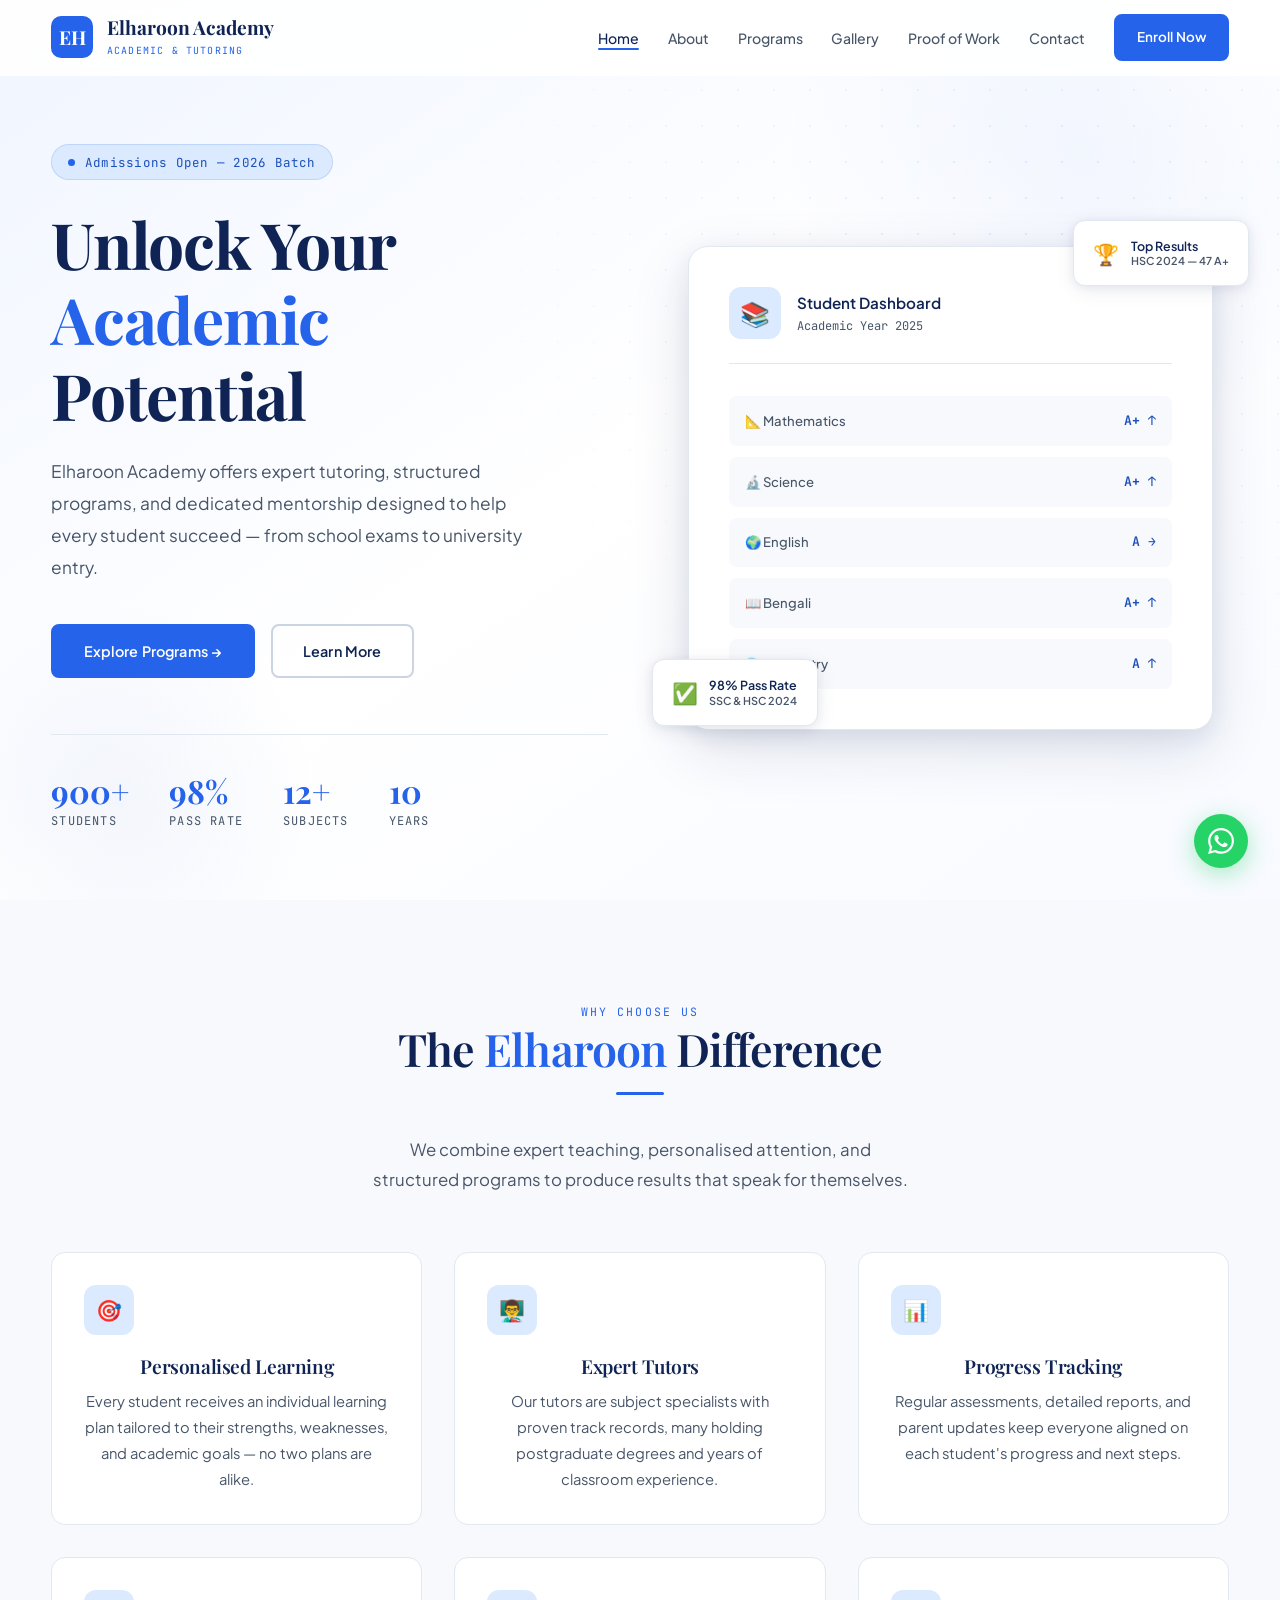
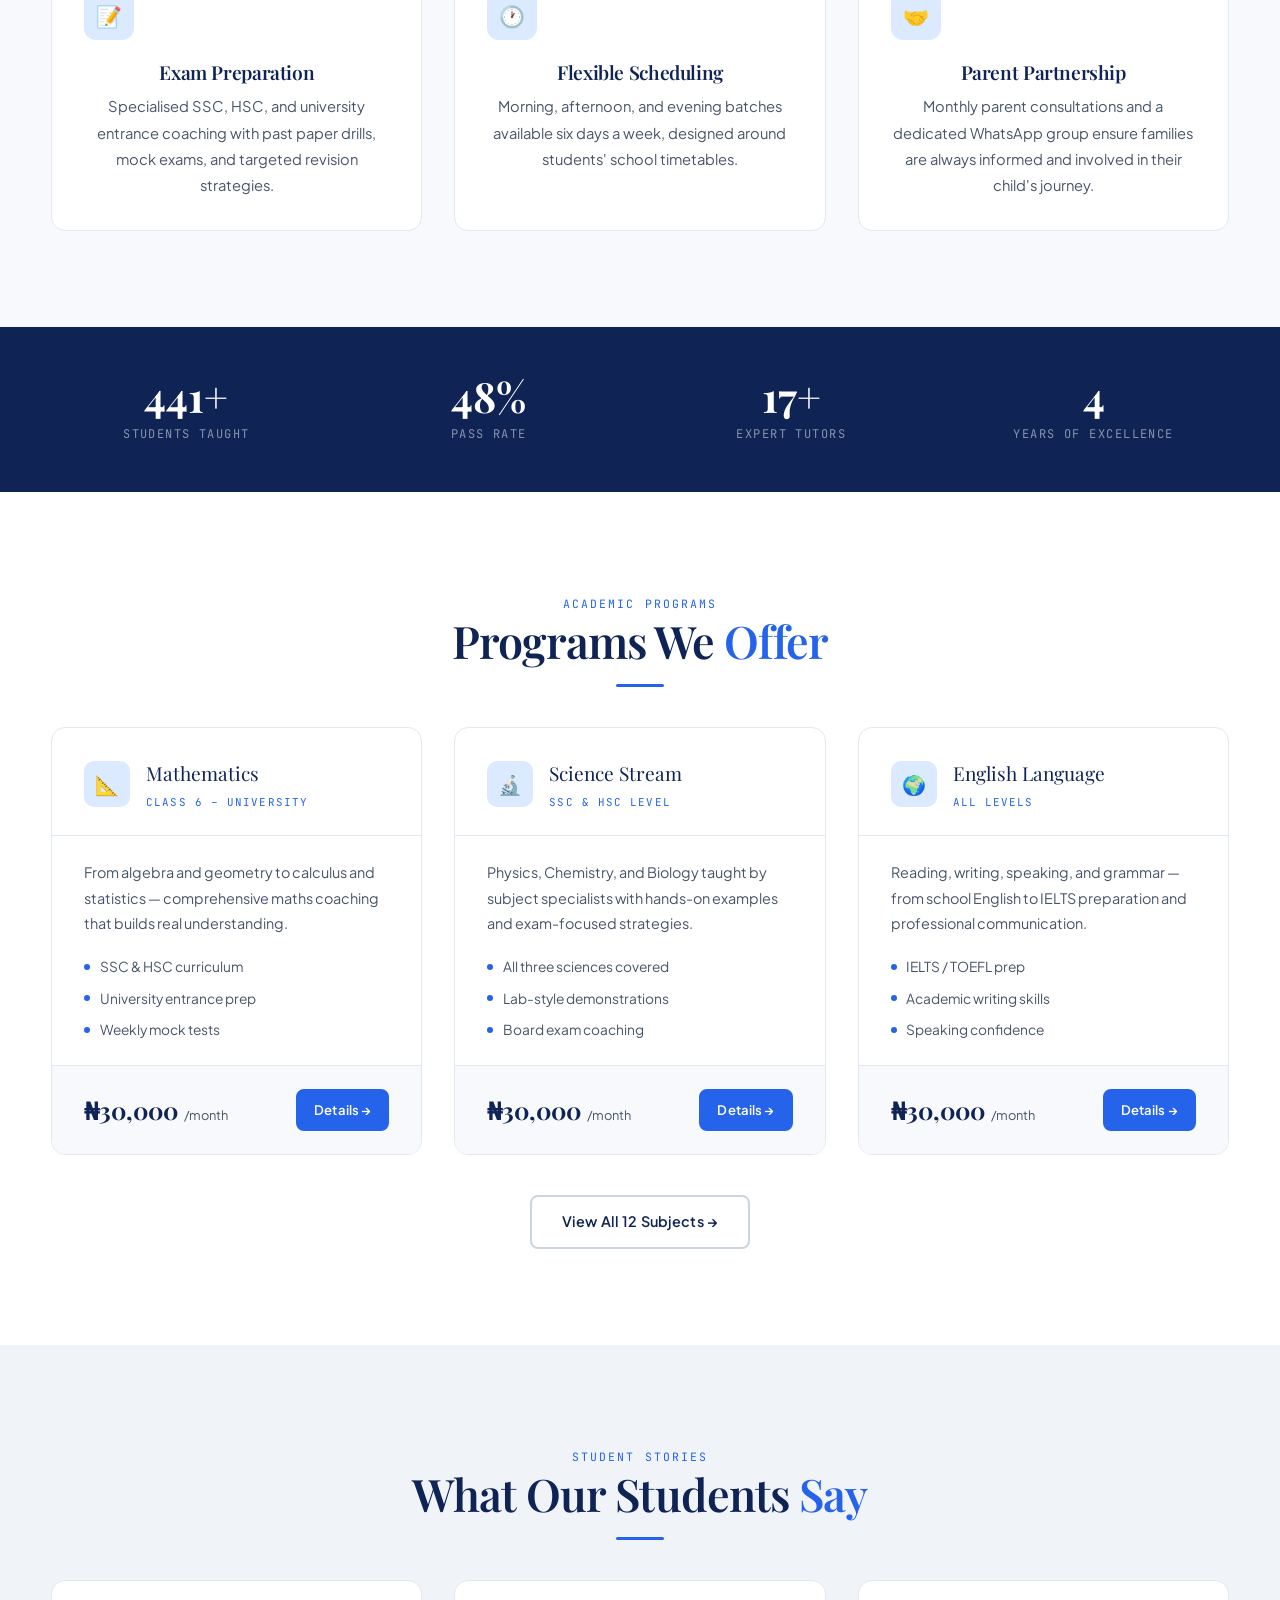
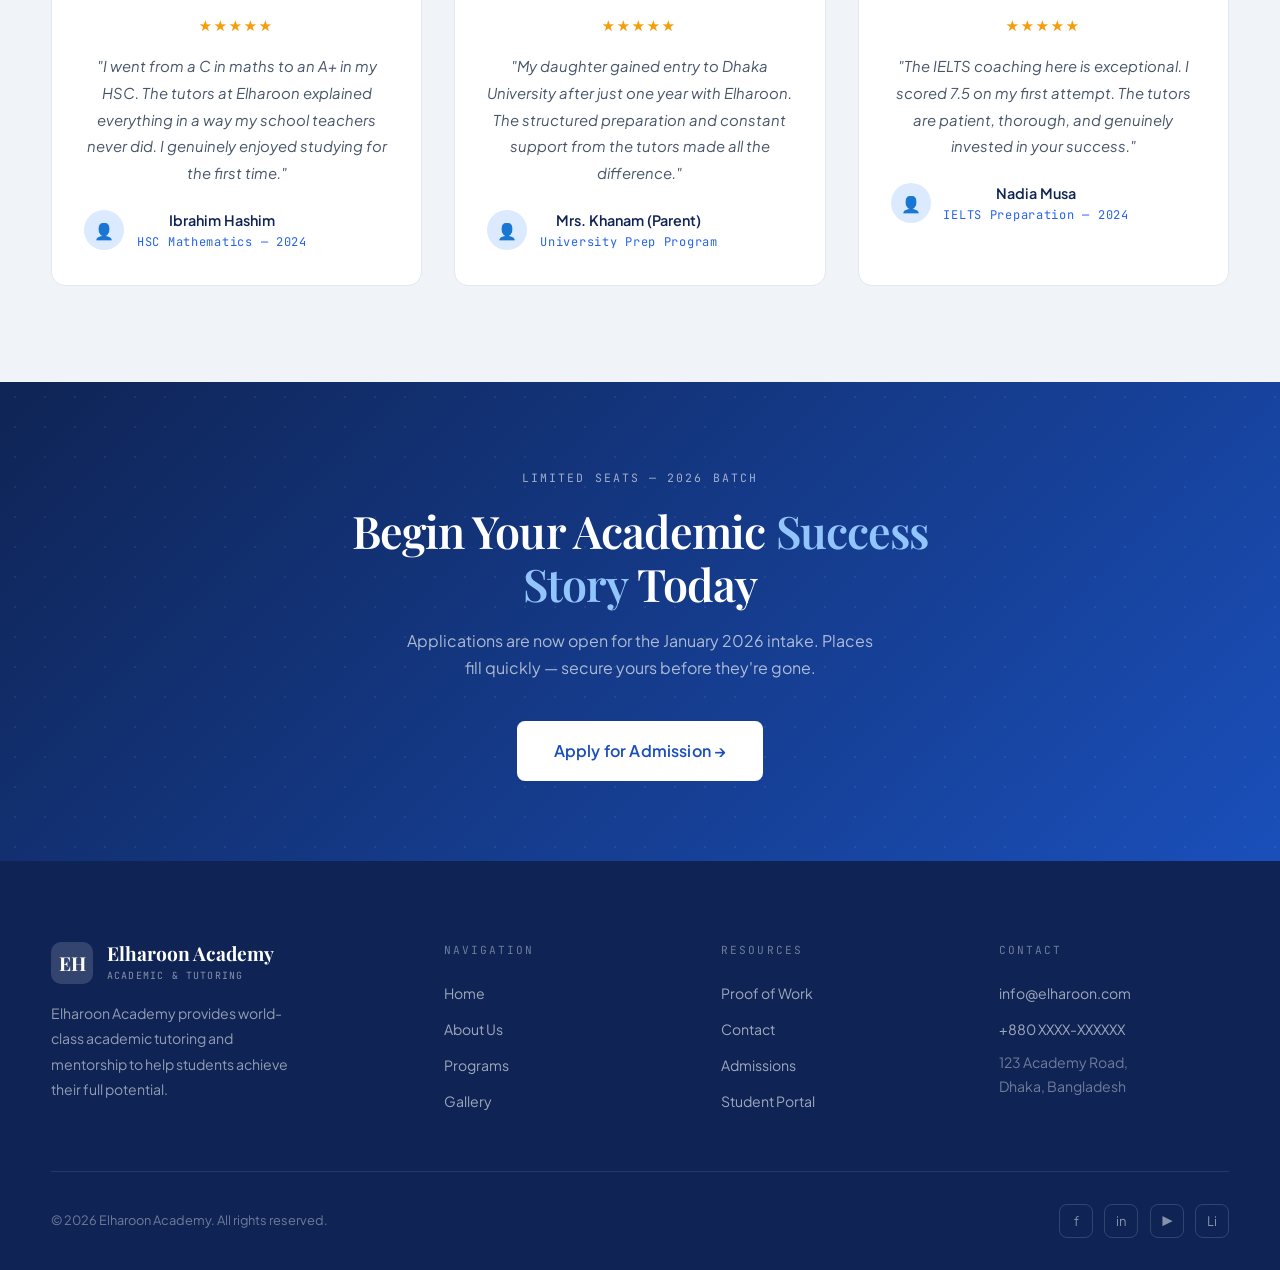
<file: index.html>
<!DOCTYPE html>
<html lang="en">
<head>
  <meta charset="UTF-8" /><meta name="viewport" content="width=device-width, initial-scale=1.0" />
  <title>Elharoon Academy — Excellence in Academic Tutoring</title>
  <meta name="description" content="Elharoon Academy — World-class academic tutoring and mentorship in Dhaka, Bangladesh." />
  <link rel="stylesheet" href="css/style.css" />
</head>
<body>

<nav class="nav">
  <div class="nav__inner">
    <a href="index.html" class="nav__logo">
      <div class="nav__logo-icon">EH</div>
      <div><span class="nav__logo-name">Elharoon Academy</span><span class="nav__logo-tag">Academic &amp; Tutoring</span></div>
    </a>
    <ul class="nav__links">
      <li><a href="index.html" class="nav__link">Home</a></li>
      <li><a href="about.html" class="nav__link">About</a></li>
      <li><a href="programs.html" class="nav__link">Programs</a></li>
      <li><a href="gallery.html" class="nav__link">Gallery</a></li>
      <li><a href="proof.html" class="nav__link">Proof of Work</a></li>
      <li><a href="contact.html" class="nav__link">Contact</a></li>
      <li><a href="contact.html" class="btn btn-primary nav__cta">Enroll Now</a></li>
    </ul>
    <button class="nav__toggle"><span></span><span></span><span></span></button>
  </div>
</nav>

<!-- HERO -->
<section class="hero">
  <div class="hero__shapes">
    <div class="hero__circle hero__circle--1"></div>
    <div class="hero__circle hero__circle--2"></div>
    <div class="hero__dots"></div>
  </div>
  <div class="container">
    <div class="hero__inner">
      <div>
        <div class="hero__badge">Admissions Open — 2026 Batch</div>
        <h1 class="hero__title">Unlock Your<br><span>Academic</span><br>Potential</h1>
        <p class="hero__desc">Elharoon Academy offers expert tutoring, structured programs, and dedicated mentorship designed to help every student succeed — from school exams to university entry.</p>
        <div class="hero__actions">
          <a href="programs.html" class="btn btn-primary">Explore Programs →</a>
          <a href="about.html" class="btn btn-outline">Learn More</a>
        </div>
        <div class="hero__stats">
          <div><div class="hero__stat-n" data-target="900" data-suffix="+">0</div><div class="hero__stat-l">Students</div></div>
          <div><div class="hero__stat-n" data-target="98" data-suffix="%">0</div><div class="hero__stat-l">Pass Rate</div></div>
          <div><div class="hero__stat-n" data-target="12" data-suffix="+">0</div><div class="hero__stat-l">Subjects</div></div>
          <div><div class="hero__stat-n" data-target="10" data-suffix="">0</div><div class="hero__stat-l">Years</div></div>
        </div>
      </div>
      <!-- Hero visual card -->
      <div class="hero__visual">
        <div class="hero__card-stack">
          <div class="hero__float-badge hero__float-badge--1">
            <div class="hero__float-icon">🏆</div>
            <div class="hero__float-text">Top Results<span class="hero__float-sub">HSC 2024 — 47 A+</span></div>
          </div>
          <div class="hero__main-card">
            <div class="hero__main-card-header">
              <div class="hero__avatar">📚</div>
              <div>
                <div style="font-weight:600;font-size:.95rem;color:var(--navy)">Student Dashboard</div>
                <div style="font-size:.75rem;color:var(--slate);font-family:var(--font-mono)">Academic Year 2025</div>
              </div>
            </div>
            <div class="hero__mini-stat"><span class="hero__mini-label">📐 Mathematics</span><span class="hero__mini-val">A+  ↑</span></div>
            <div class="hero__mini-stat"><span class="hero__mini-label">🔬 Science</span><span class="hero__mini-val">A+  ↑</span></div>
            <div class="hero__mini-stat"><span class="hero__mini-label">🌍 English</span><span class="hero__mini-val">A    →</span></div>
            <div class="hero__mini-stat"><span class="hero__mini-label">📖 Bengali</span><span class="hero__mini-val">A+  ↑</span></div>
            <div class="hero__mini-stat"><span class="hero__mini-label">⚗️ Chemistry</span><span class="hero__mini-val">A    ↑</span></div>
          </div>
          <div class="hero__float-badge hero__float-badge--2">
            <div class="hero__float-icon">✅</div>
            <div class="hero__float-text">98% Pass Rate<span class="hero__float-sub">SSC &amp; HSC 2024</span></div>
          </div>
        </div>
      </div>
    </div>
  </div>
</section>

<!-- WHY ELHAROON -->
<section class="section section--bg">
  <div class="container text-center">
    <p class="eyebrow">Why Choose Us</p>
    <h2 class="section-title">The <span class="text-blue">Elharoon</span> Difference</h2>
    <div class="rule"></div>
    <p class="section-sub">We combine expert teaching, personalised attention, and structured programs to produce results that speak for themselves.</p>
    <div class="grid-3">
      <div class="card reveal">
        <div class="card__icon">🎯</div>
        <h3 class="card__title">Personalised Learning</h3>
        <p class="card__text">Every student receives an individual learning plan tailored to their strengths, weaknesses, and academic goals — no two plans are alike.</p>
      </div>
      <div class="card reveal">
        <div class="card__icon">👨‍🏫</div>
        <h3 class="card__title">Expert Tutors</h3>
        <p class="card__text">Our tutors are subject specialists with proven track records, many holding postgraduate degrees and years of classroom experience.</p>
      </div>
      <div class="card reveal">
        <div class="card__icon">📊</div>
        <h3 class="card__title">Progress Tracking</h3>
        <p class="card__text">Regular assessments, detailed reports, and parent updates keep everyone aligned on each student's progress and next steps.</p>
      </div>
      <div class="card reveal">
        <div class="card__icon">📝</div>
        <h3 class="card__title">Exam Preparation</h3>
        <p class="card__text">Specialised SSC, HSC, and university entrance coaching with past paper drills, mock exams, and targeted revision strategies.</p>
      </div>
      <div class="card reveal">
        <div class="card__icon">🕐</div>
        <h3 class="card__title">Flexible Scheduling</h3>
        <p class="card__text">Morning, afternoon, and evening batches available six days a week, designed around students' school timetables.</p>
      </div>
      <div class="card reveal">
        <div class="card__icon">🤝</div>
        <h3 class="card__title">Parent Partnership</h3>
        <p class="card__text">Monthly parent consultations and a dedicated WhatsApp group ensure families are always informed and involved in their child's journey.</p>
      </div>
    </div>
  </div>
</section>

<!-- STATS STRIP -->
<div class="stats-strip">
  <div class="container">
    <div class="stats-strip__inner">
      <div><div class="stat__n" data-target="900" data-suffix="+">0</div><div class="stat__l">Students Taught</div></div>
      <div><div class="stat__n" data-target="98" data-suffix="%">0</div><div class="stat__l">Pass Rate</div></div>
      <div><div class="stat__n" data-target="35" data-suffix="+">0</div><div class="stat__l">Expert Tutors</div></div>
      <div><div class="stat__n" data-target="10" data-suffix="">0</div><div class="stat__l">Years of Excellence</div></div>
    </div>
  </div>
</div>

<!-- FEATURED PROGRAMS -->
<section class="section">
  <div class="container">
    <div class="text-center">
      <p class="eyebrow">Academic Programs</p>
      <h2 class="section-title">Programs We <span class="text-blue">Offer</span></h2>
      <div class="rule"></div>
    </div>
    <div class="grid-3" style="margin-top:1rem">
      <div class="prog-card reveal">
        <div class="prog-card__top"><div class="prog-card__ico">📐</div><div><div class="prog-card__name">Mathematics</div><div class="prog-card__lvl">Class 6 – University</div></div></div>
        <div class="prog-card__body"><p class="prog-card__desc">From algebra and geometry to calculus and statistics — comprehensive maths coaching that builds real understanding.</p><div class="prog-card__feat"><div class="prog-card__feat-item">SSC &amp; HSC curriculum</div><div class="prog-card__feat-item">University entrance prep</div><div class="prog-card__feat-item">Weekly mock tests</div></div></div>
        <div class="prog-card__foot"><div class="prog-card__price">₦30,000 <span>/month</span></div><a href="programs.html" class="btn btn-primary" style="padding:.5rem 1rem;font-size:.82rem">Details →</a></div>
      </div>
      <div class="prog-card reveal">
        <div class="prog-card__top"><div class="prog-card__ico">🔬</div><div><div class="prog-card__name">Science Stream</div><div class="prog-card__lvl">SSC &amp; HSC Level</div></div></div>
        <div class="prog-card__body"><p class="prog-card__desc">Physics, Chemistry, and Biology taught by subject specialists with hands-on examples and exam-focused strategies.</p><div class="prog-card__feat"><div class="prog-card__feat-item">All three sciences covered</div><div class="prog-card__feat-item">Lab-style demonstrations</div><div class="prog-card__feat-item">Board exam coaching</div></div></div>
        <div class="prog-card__foot"><div class="prog-card__price">₦30,000 <span>/month</span></div><a href="programs.html" class="btn btn-primary" style="padding:.5rem 1rem;font-size:.82rem">Details →</a></div>
      </div>
      <div class="prog-card reveal">
        <div class="prog-card__top"><div class="prog-card__ico">🌍</div><div><div class="prog-card__name">English Language</div><div class="prog-card__lvl">All Levels</div></div></div>
        <div class="prog-card__body"><p class="prog-card__desc">Reading, writing, speaking, and grammar — from school English to IELTS preparation and professional communication.</p><div class="prog-card__feat"><div class="prog-card__feat-item">IELTS / TOEFL prep</div><div class="prog-card__feat-item">Academic writing skills</div><div class="prog-card__feat-item">Speaking confidence</div></div></div>
        <div class="prog-card__foot"><div class="prog-card__price">₦30,000 <span>/month</span></div><a href="programs.html" class="btn btn-primary" style="padding:.5rem 1rem;font-size:.82rem">Details →</a></div>
      </div>
    </div>
    <div class="text-center" style="margin-top:2.5rem">
      <a href="programs.html" class="btn btn-outline">View All 12 Subjects →</a>
    </div>
  </div>
</section>

<!-- TESTIMONIALS -->
<section class="section section--bg2">
  <div class="container text-center">
    <p class="eyebrow">Student Stories</p>
    <h2 class="section-title">What Our Students <span class="text-blue">Say</span></h2>
    <div class="rule"></div>
    <div class="grid-3" style="margin-top:1rem">
      <div class="testi-card reveal">
        <div class="testi-stars">★★★★★</div>
        <p class="testi-text">"I went from a C in maths to an A+ in my HSC. The tutors at Elharoon explained everything in a way my school teachers never did. I genuinely enjoyed studying for the first time."</p>
        <div class="testi-author"><div class="testi-avatar">👤</div><div><div class="testi-name">Ibrahim Hashim</div><div class="testi-prog">HSC Mathematics — 2024</div></div></div>
      </div>
      <div class="testi-card reveal">
        <div class="testi-stars">★★★★★</div>
        <p class="testi-text">"My daughter gained entry to Dhaka University after just one year with Elharoon. The structured preparation and constant support from the tutors made all the difference."</p>
        <div class="testi-author"><div class="testi-avatar">👤</div><div><div class="testi-name">Mrs. Khanam (Parent)</div><div class="testi-prog">University Prep Program</div></div></div>
      </div>
      <div class="testi-card reveal">
        <div class="testi-stars">★★★★★</div>
        <p class="testi-text">"The IELTS coaching here is exceptional. I scored 7.5 on my first attempt. The tutors are patient, thorough, and genuinely invested in your success."</p>
        <div class="testi-author"><div class="testi-avatar">👤</div><div><div class="testi-name">Nadia Musa</div><div class="testi-prog">IELTS Preparation — 2024</div></div></div>
      </div>
    </div>
  </div>
</section>

<!-- CTA BANNER -->
<section class="cta-banner">
  <div class="cta-banner__inner container">
    <p class="eyebrow" style="color:rgba(255,255,255,.6)">Limited Seats — 2026 Batch</p>
    <h2 class="section-title" style="color:#fff;max-width:580px;margin:1rem auto">Begin Your Academic <span style="color:#93c5fd">Success Story</span> Today</h2>
    <p style="color:rgba(255,255,255,.65);max-width:480px;margin:0 auto 2.5rem;font-size:1rem">Applications are now open for the January 2026 intake. Places fill quickly — secure yours before they're gone.</p>
    <a href="contact.html" class="btn btn-white" style="font-size:1rem;padding:.9rem 2.2rem">Apply for Admission →</a>
  </div>
</section>

<footer class="footer">
  <div class="container">
    <div class="footer__grid">
      <div>
        <a href="index.html" class="nav__logo" style="color:#fff"><div class="nav__logo-icon" style="background:rgba(255,255,255,.15)">EH</div><div><span class="nav__logo-name" style="color:#fff">Elharoon Academy</span><span class="nav__logo-tag" style="color:rgba(255,255,255,.5)">Academic &amp; Tutoring</span></div></a>
        <p class="footer__desc">Elharoon Academy provides world-class academic tutoring and mentorship to help students achieve their full potential.</p>
      </div>
      <div><p class="footer__head">Navigation</p><ul class="footer__links"><li><a href="index.html">Home</a></li><li><a href="about.html">About Us</a></li><li><a href="programs.html">Programs</a></li><li><a href="gallery.html">Gallery</a></li></ul></div>
      <div><p class="footer__head">Resources</p><ul class="footer__links"><li><a href="proof.html">Proof of Work</a></li><li><a href="contact.html">Contact</a></li><li><a href="contact.html">Admissions</a></li><li><a href="#">Student Portal</a></li></ul></div>
      <div><p class="footer__head">Contact</p><ul class="footer__links"><li><a href="mailto:info@elharoon.com">info@elharoon.com</a></li><li><a href="tel:+880XXXXXXXX">+880 XXXX-XXXXXX</a></li><li style="color:rgba(255,255,255,.4);font-size:.88rem">123 Academy Road,<br>Dhaka, Bangladesh</li></ul></div>
    </div>
    <div class="footer__bottom"><span>&copy; 2026 Elharoon Academy. All rights reserved.</span><div class="footer__social"><a href="#" class="footer__social-a">f</a><a href="#" class="footer__social-a">in</a><a href="#" class="footer__social-a">&#9654;</a><a href="#" class="footer__social-a">Li</a></div></div>
  </div>
</footer>
<a href="https://wa.me/880XXXXXXXX" class="wa-btn" target="_blank"><svg viewBox="0 0 24 24"><path d="M17.472 14.382c-.297-.149-1.758-.867-2.03-.967-.273-.099-.471-.148-.67.15-.197.297-.767.966-.94 1.164-.173.199-.347.223-.644.075-.297-.15-1.255-.463-2.39-1.475-.883-.788-1.48-1.761-1.653-2.059-.173-.297-.018-.458.13-.606.134-.133.298-.347.446-.52.149-.174.198-.298.298-.497.099-.198.05-.371-.025-.52-.075-.149-.669-1.612-.916-2.207-.242-.579-.487-.5-.669-.51-.173-.008-.371-.01-.57-.01-.198 0-.52.074-.792.372-.272.297-1.04 1.016-1.04 2.479 0 1.462 1.065 2.875 1.213 3.074.149.198 2.096 3.2 5.077 4.487.709.306 1.262.489 1.694.625.712.227 1.36.195 1.871.118.571-.085 1.758-.719 2.006-1.413.248-.694.248-1.289.173-1.413-.074-.124-.272-.198-.57-.347m-5.421 7.403h-.004a9.87 9.87 0 01-5.031-1.378l-.361-.214-3.741.982.998-3.648-.235-.374a9.86 9.86 0 01-1.51-5.26c.001-5.45 4.436-9.884 9.888-9.884 2.64 0 5.122 1.03 6.988 2.898a9.825 9.825 0 012.893 6.994c-.003 5.45-4.437 9.884-9.885 9.884m8.413-18.297A11.815 11.815 0 0012.05 0C5.495 0 .16 5.335.157 11.892c0 2.096.547 4.142 1.588 5.945L.057 24l6.305-1.654a11.882 11.882 0 005.683 1.448h.005c6.554 0 11.89-5.335 11.893-11.893a11.821 11.821 0 00-3.48-8.413Z"/></svg></a>
<script src="js/main.js"></script>
</body>
</html>
</file>
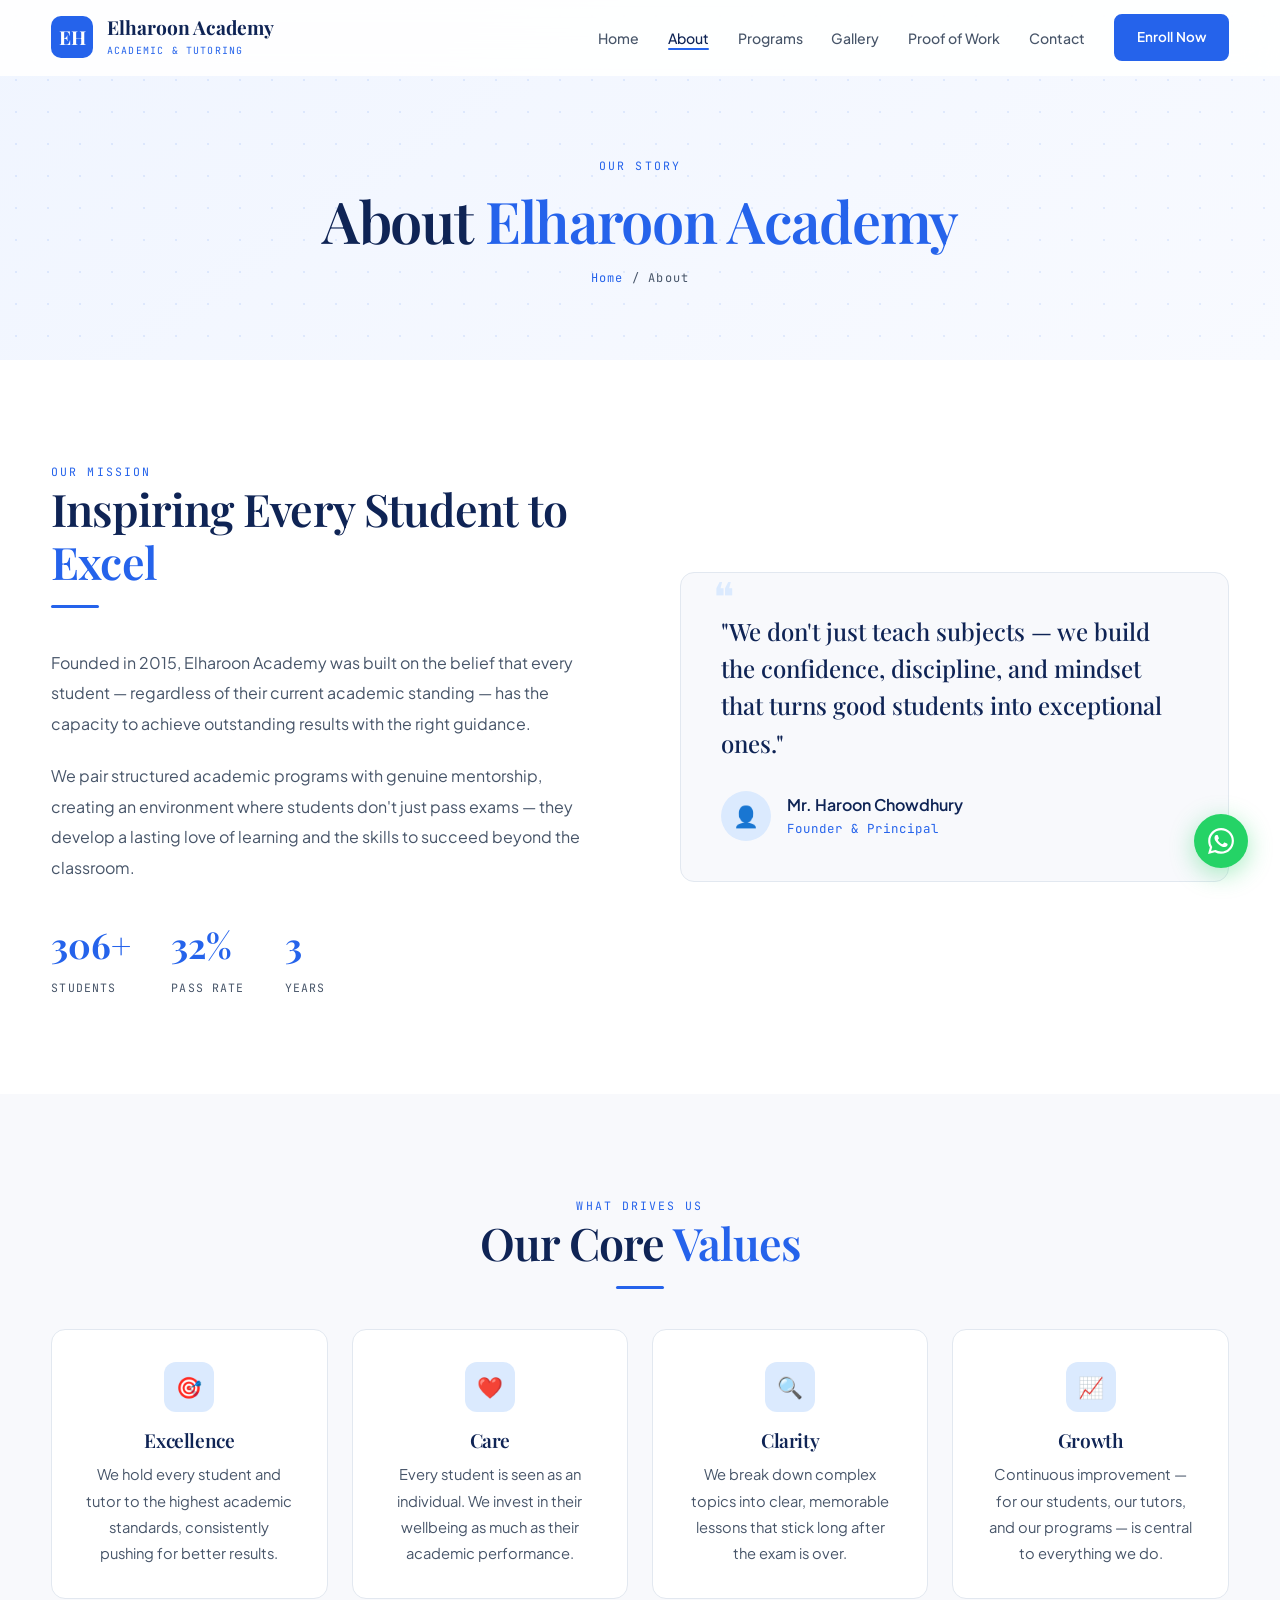
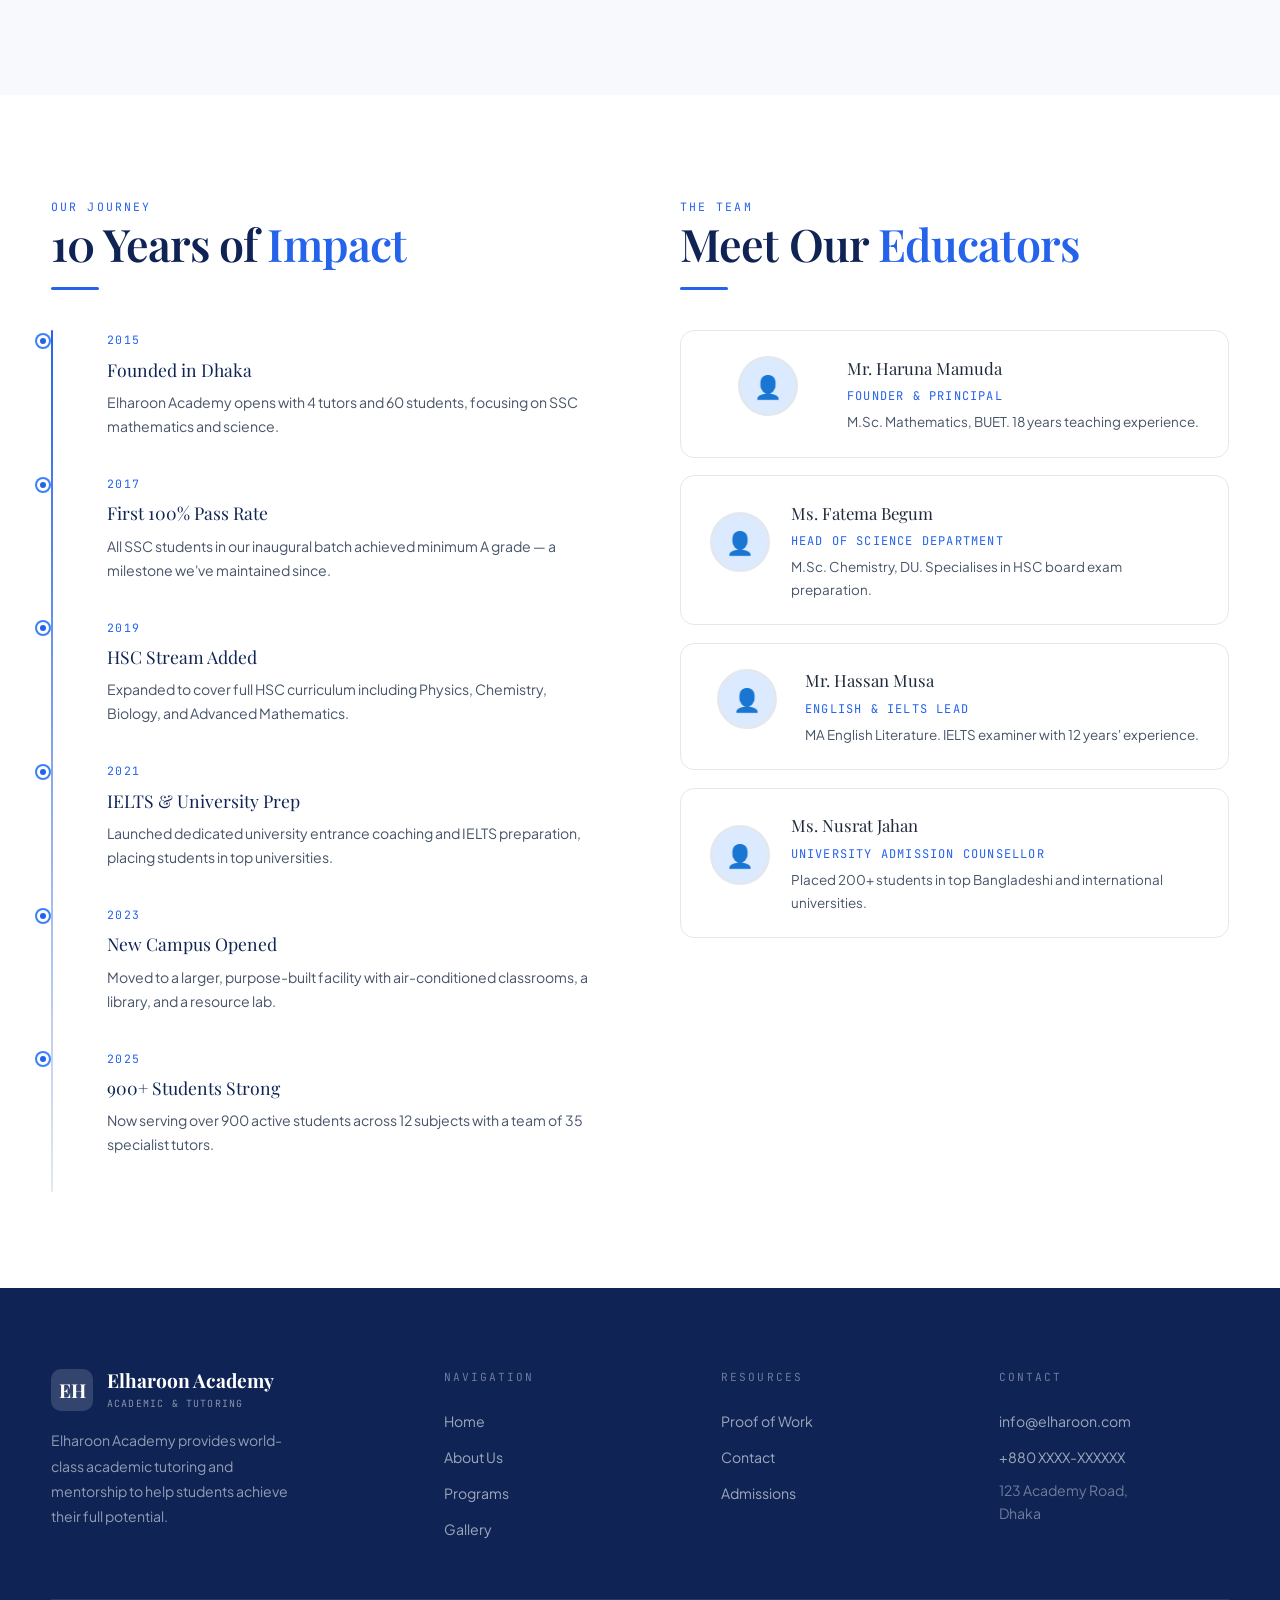
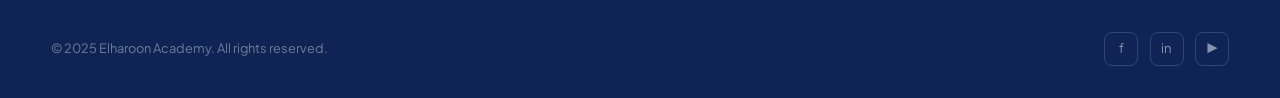
<file: about.html>
<!DOCTYPE html>
<html lang="en">
<head>
  <meta charset="UTF-8" /><meta name="viewport" content="width=device-width, initial-scale=1.0" />
  <title>About — Elharoon Academy</title>
  <link rel="stylesheet" href="css/style.css" />
</head>
<body>
<nav class="nav"><div class="nav__inner"><a href="index.html" class="nav__logo"><div class="nav__logo-icon">EH</div><div><span class="nav__logo-name">Elharoon Academy</span><span class="nav__logo-tag">Academic &amp; Tutoring</span></div></a><ul class="nav__links"><li><a href="index.html" class="nav__link">Home</a></li><li><a href="about.html" class="nav__link">About</a></li><li><a href="programs.html" class="nav__link">Programs</a></li><li><a href="gallery.html" class="nav__link">Gallery</a></li><li><a href="proof.html" class="nav__link">Proof of Work</a></li><li><a href="contact.html" class="nav__link">Contact</a></li><li><a href="contact.html" class="btn btn-primary nav__cta">Enroll Now</a></li></ul><button class="nav__toggle"><span></span><span></span><span></span></button></div></nav>

<div class="page-hero"><div class="page-hero__inner container"><p class="eyebrow">Our Story</p><h1 class="page-hero__title">About <span class="text-blue">Elharoon Academy</span></h1><p class="breadcrumb"><a href="index.html">Home</a> / About</p></div></div>

<!-- MISSION -->
<section class="section">
  <div class="container">
    <div class="grid-2" style="align-items:center;gap:5rem">
      <div class="reveal">
        <p class="eyebrow">Our Mission</p>
        <h2 class="section-title" style="text-align:left">Inspiring Every Student to <span class="text-blue">Excel</span></h2>
        <div class="rule rule--left"></div>
        <p style="color:var(--slate);line-height:1.9;margin-bottom:1.4rem">Founded in 2015, Elharoon Academy was built on the belief that every student — regardless of their current academic standing — has the capacity to achieve outstanding results with the right guidance.</p>
        <p style="color:var(--slate);line-height:1.9;margin-bottom:2rem">We pair structured academic programs with genuine mentorship, creating an environment where students don't just pass exams — they develop a lasting love of learning and the skills to succeed beyond the classroom.</p>
        <div style="display:flex;gap:2.5rem;flex-wrap:wrap">
          <div><div style="font-family:var(--font-display);font-size:2.2rem;font-weight:700;color:var(--blue-mid)" data-target="900" data-suffix="+">0</div><div style="font-size:.72rem;font-family:var(--font-mono);color:var(--slate);letter-spacing:.1em;text-transform:uppercase;margin-top:.2rem">Students</div></div>
          <div><div style="font-family:var(--font-display);font-size:2.2rem;font-weight:700;color:var(--blue-mid)" data-target="98" data-suffix="%">0</div><div style="font-size:.72rem;font-family:var(--font-mono);color:var(--slate);letter-spacing:.1em;text-transform:uppercase;margin-top:.2rem">Pass Rate</div></div>
          <div><div style="font-family:var(--font-display);font-size:2.2rem;font-weight:700;color:var(--blue-mid)" data-target="10" data-suffix="">0</div><div style="font-size:.72rem;font-family:var(--font-mono);color:var(--slate);letter-spacing:.1em;text-transform:uppercase;margin-top:.2rem">Years</div></div>
        </div>
      </div>
      <div class="reveal">
        <div style="background:var(--off);border:1px solid var(--border);border-radius:var(--radius);padding:2.5rem;position:relative">
          <div style="position:absolute;top:-12px;left:2rem;font-size:2.5rem;color:var(--blue-pale)">❝</div>
          <blockquote style="font-family:var(--font-display);font-size:1.5rem;font-weight:500;line-height:1.55;color:var(--navy);margin-bottom:1.8rem">"We don't just teach subjects — we build the confidence, discipline, and mindset that turns good students into exceptional ones."</blockquote>
          <div style="display:flex;align-items:center;gap:1rem">
            <div style="width:50px;height:50px;border-radius:50%;background:var(--blue-pale);display:flex;align-items:center;justify-content:center;font-size:1.3rem">👤</div>
            <div><div style="font-weight:600;color:var(--navy)">Mr. Haroon Chowdhury</div><div style="font-size:.78rem;font-family:var(--font-mono);color:var(--blue-mid);letter-spacing:.08em">Founder &amp; Principal</div></div>
          </div>
        </div>
      </div>
    </div>
  </div>
</section>

<!-- VALUES -->
<section class="section section--bg">
  <div class="container text-center">
    <p class="eyebrow">What Drives Us</p>
    <h2 class="section-title">Our Core <span class="text-blue">Values</span></h2>
    <div class="rule"></div>
    <div class="grid-4" style="margin-top:1rem">
      <div class="card reveal text-center"><div class="card__icon" style="margin:0 auto 1.1rem">🎯</div><h3 class="card__title">Excellence</h3><p class="card__text">We hold every student and tutor to the highest academic standards, consistently pushing for better results.</p></div>
      <div class="card reveal text-center"><div class="card__icon" style="margin:0 auto 1.1rem">❤️</div><h3 class="card__title">Care</h3><p class="card__text">Every student is seen as an individual. We invest in their wellbeing as much as their academic performance.</p></div>
      <div class="card reveal text-center"><div class="card__icon" style="margin:0 auto 1.1rem">🔍</div><h3 class="card__title">Clarity</h3><p class="card__text">We break down complex topics into clear, memorable lessons that stick long after the exam is over.</p></div>
      <div class="card reveal text-center"><div class="card__icon" style="margin:0 auto 1.1rem">📈</div><h3 class="card__title">Growth</h3><p class="card__text">Continuous improvement — for our students, our tutors, and our programs — is central to everything we do.</p></div>
    </div>
  </div>
</section>

<!-- TIMELINE + TEAM -->
<section class="section">
  <div class="container">
    <div class="grid-2" style="gap:5rem;align-items:start">
      <div>
        <p class="eyebrow">Our Journey</p>
        <h2 class="section-title" style="text-align:left">10 Years of <span class="text-blue">Impact</span></h2>
        <div class="rule rule--left"></div>
        <div class="timeline reveal">
          <div class="tl-item"><div class="tl-year">2015</div><div class="tl-title">Founded in Dhaka</div><div class="tl-text">Elharoon Academy opens with 4 tutors and 60 students, focusing on SSC mathematics and science.</div></div>
          <div class="tl-item"><div class="tl-year">2017</div><div class="tl-title">First 100% Pass Rate</div><div class="tl-text">All SSC students in our inaugural batch achieved minimum A grade — a milestone we've maintained since.</div></div>
          <div class="tl-item"><div class="tl-year">2019</div><div class="tl-title">HSC Stream Added</div><div class="tl-text">Expanded to cover full HSC curriculum including Physics, Chemistry, Biology, and Advanced Mathematics.</div></div>
          <div class="tl-item"><div class="tl-year">2021</div><div class="tl-title">IELTS &amp; University Prep</div><div class="tl-text">Launched dedicated university entrance coaching and IELTS preparation, placing students in top universities.</div></div>
          <div class="tl-item"><div class="tl-year">2023</div><div class="tl-title">New Campus Opened</div><div class="tl-text">Moved to a larger, purpose-built facility with air-conditioned classrooms, a library, and a resource lab.</div></div>
          <div class="tl-item"><div class="tl-year">2025</div><div class="tl-title">900+ Students Strong</div><div class="tl-text">Now serving over 900 active students across 12 subjects with a team of 35 specialist tutors.</div></div>
        </div>
      </div>
      <div>
        <p class="eyebrow">The Team</p>
        <h2 class="section-title" style="text-align:left">Meet Our <span class="text-blue">Educators</span></h2>
        <div class="rule rule--left"></div>
        <div style="display:flex;flex-direction:column;gap:1.1rem">
          <div class="card reveal" style="display:flex;align-items:center;gap:1.3rem;padding:1.4rem 1.8rem">
            <div class="team-avatar" style="width:60px;height:60px;font-size:1.4rem;flex-shrink:0">👤</div>
            <div><div class="team-name" style="font-size:1.05rem">Mr. Haruna Mamuda</div><div class="team-role">Founder &amp; Principal</div><div class="team-bio" style="font-size:.84rem;margin-top:.3rem">M.Sc. Mathematics, BUET. 18 years teaching experience.</div></div>
          </div>
          <div class="card reveal" style="display:flex;align-items:center;gap:1.3rem;padding:1.4rem 1.8rem">
            <div class="team-avatar" style="width:60px;height:60px;font-size:1.4rem;flex-shrink:0">👤</div>
            <div><div class="team-name" style="font-size:1.05rem">Ms. Fatema Begum</div><div class="team-role">Head of Science Department</div><div class="team-bio" style="font-size:.84rem;margin-top:.3rem">M.Sc. Chemistry, DU. Specialises in HSC board exam preparation.</div></div>
          </div>
          <div class="card reveal" style="display:flex;align-items:center;gap:1.3rem;padding:1.4rem 1.8rem">
            <div class="team-avatar" style="width:60px;height:60px;font-size:1.4rem;flex-shrink:0">👤</div>
            <div><div class="team-name" style="font-size:1.05rem">Mr. Hassan Musa</div><div class="team-role">English &amp; IELTS Lead</div><div class="team-bio" style="font-size:.84rem;margin-top:.3rem">MA English Literature. IELTS examiner with 12 years' experience.</div></div>
          </div>
          <div class="card reveal" style="display:flex;align-items:center;gap:1.3rem;padding:1.4rem 1.8rem">
            <div class="team-avatar" style="width:60px;height:60px;font-size:1.4rem;flex-shrink:0">👤</div>
            <div><div class="team-name" style="font-size:1.05rem">Ms. Nusrat Jahan</div><div class="team-role">University Admission Counsellor</div><div class="team-bio" style="font-size:.84rem;margin-top:.3rem">Placed 200+ students in top Bangladeshi and international universities.</div></div>
          </div>
        </div>
      </div>
    </div>
  </div>
</section>

<footer class="footer"><div class="container"><div class="footer__grid"><div><a href="index.html" class="nav__logo" style="color:#fff"><div class="nav__logo-icon" style="background:rgba(255,255,255,.15)">EH</div><div><span class="nav__logo-name" style="color:#fff">Elharoon Academy</span><span class="nav__logo-tag" style="color:rgba(255,255,255,.5)">Academic &amp; Tutoring</span></div></a><p class="footer__desc">Elharoon Academy provides world-class academic tutoring and mentorship to help students achieve their full potential.</p></div><div><p class="footer__head">Navigation</p><ul class="footer__links"><li><a href="index.html">Home</a></li><li><a href="about.html">About Us</a></li><li><a href="programs.html">Programs</a></li><li><a href="gallery.html">Gallery</a></li></ul></div><div><p class="footer__head">Resources</p><ul class="footer__links"><li><a href="proof.html">Proof of Work</a></li><li><a href="contact.html">Contact</a></li><li><a href="contact.html">Admissions</a></li></ul></div><div><p class="footer__head">Contact</p><ul class="footer__links"><li><a href="mailto:info@elharoon.com">info@elharoon.com</a></li><li><a href="tel:+880XXXXXXXX">+880 XXXX-XXXXXX</a></li><li style="color:rgba(255,255,255,.4);font-size:.88rem">123 Academy Road,<br>Dhaka</li></ul></div></div><div class="footer__bottom"><span>&copy; 2025 Elharoon Academy. All rights reserved.</span><div class="footer__social"><a href="#" class="footer__social-a">f</a><a href="#" class="footer__social-a">in</a><a href="#" class="footer__social-a">&#9654;</a></div></div></div></footer>
<a href="https://wa.me/880XXXXXXXX" class="wa-btn" target="_blank"><svg viewBox="0 0 24 24"><path d="M17.472 14.382c-.297-.149-1.758-.867-2.03-.967-.273-.099-.471-.148-.67.15-.197.297-.767.966-.94 1.164-.173.199-.347.223-.644.075-.297-.15-1.255-.463-2.39-1.475-.883-.788-1.48-1.761-1.653-2.059-.173-.297-.018-.458.13-.606.134-.133.298-.347.446-.52.149-.174.198-.298.298-.497.099-.198.05-.371-.025-.52-.075-.149-.669-1.612-.916-2.207-.242-.579-.487-.5-.669-.51-.173-.008-.371-.01-.57-.01-.198 0-.52.074-.792.372-.272.297-1.04 1.016-1.04 2.479 0 1.462 1.065 2.875 1.213 3.074.149.198 2.096 3.2 5.077 4.487.709.306 1.262.489 1.694.625.712.227 1.36.195 1.871.118.571-.085 1.758-.719 2.006-1.413.248-.694.248-1.289.173-1.413-.074-.124-.272-.198-.57-.347m-5.421 7.403h-.004a9.87 9.87 0 01-5.031-1.378l-.361-.214-3.741.982.998-3.648-.235-.374a9.86 9.86 0 01-1.51-5.26c.001-5.45 4.436-9.884 9.888-9.884 2.64 0 5.122 1.03 6.988 2.898a9.825 9.825 0 012.893 6.994c-.003 5.45-4.437 9.884-9.885 9.884m8.413-18.297A11.815 11.815 0 0012.05 0C5.495 0 .16 5.335.157 11.892c0 2.096.547 4.142 1.588 5.945L.057 24l6.305-1.654a11.882 11.882 0 005.683 1.448h.005c6.554 0 11.89-5.335 11.893-11.893a11.821 11.821 0 00-3.48-8.413Z"/></svg></a>
<script src="js/main.js"></script>
</body>
</html>
</file>
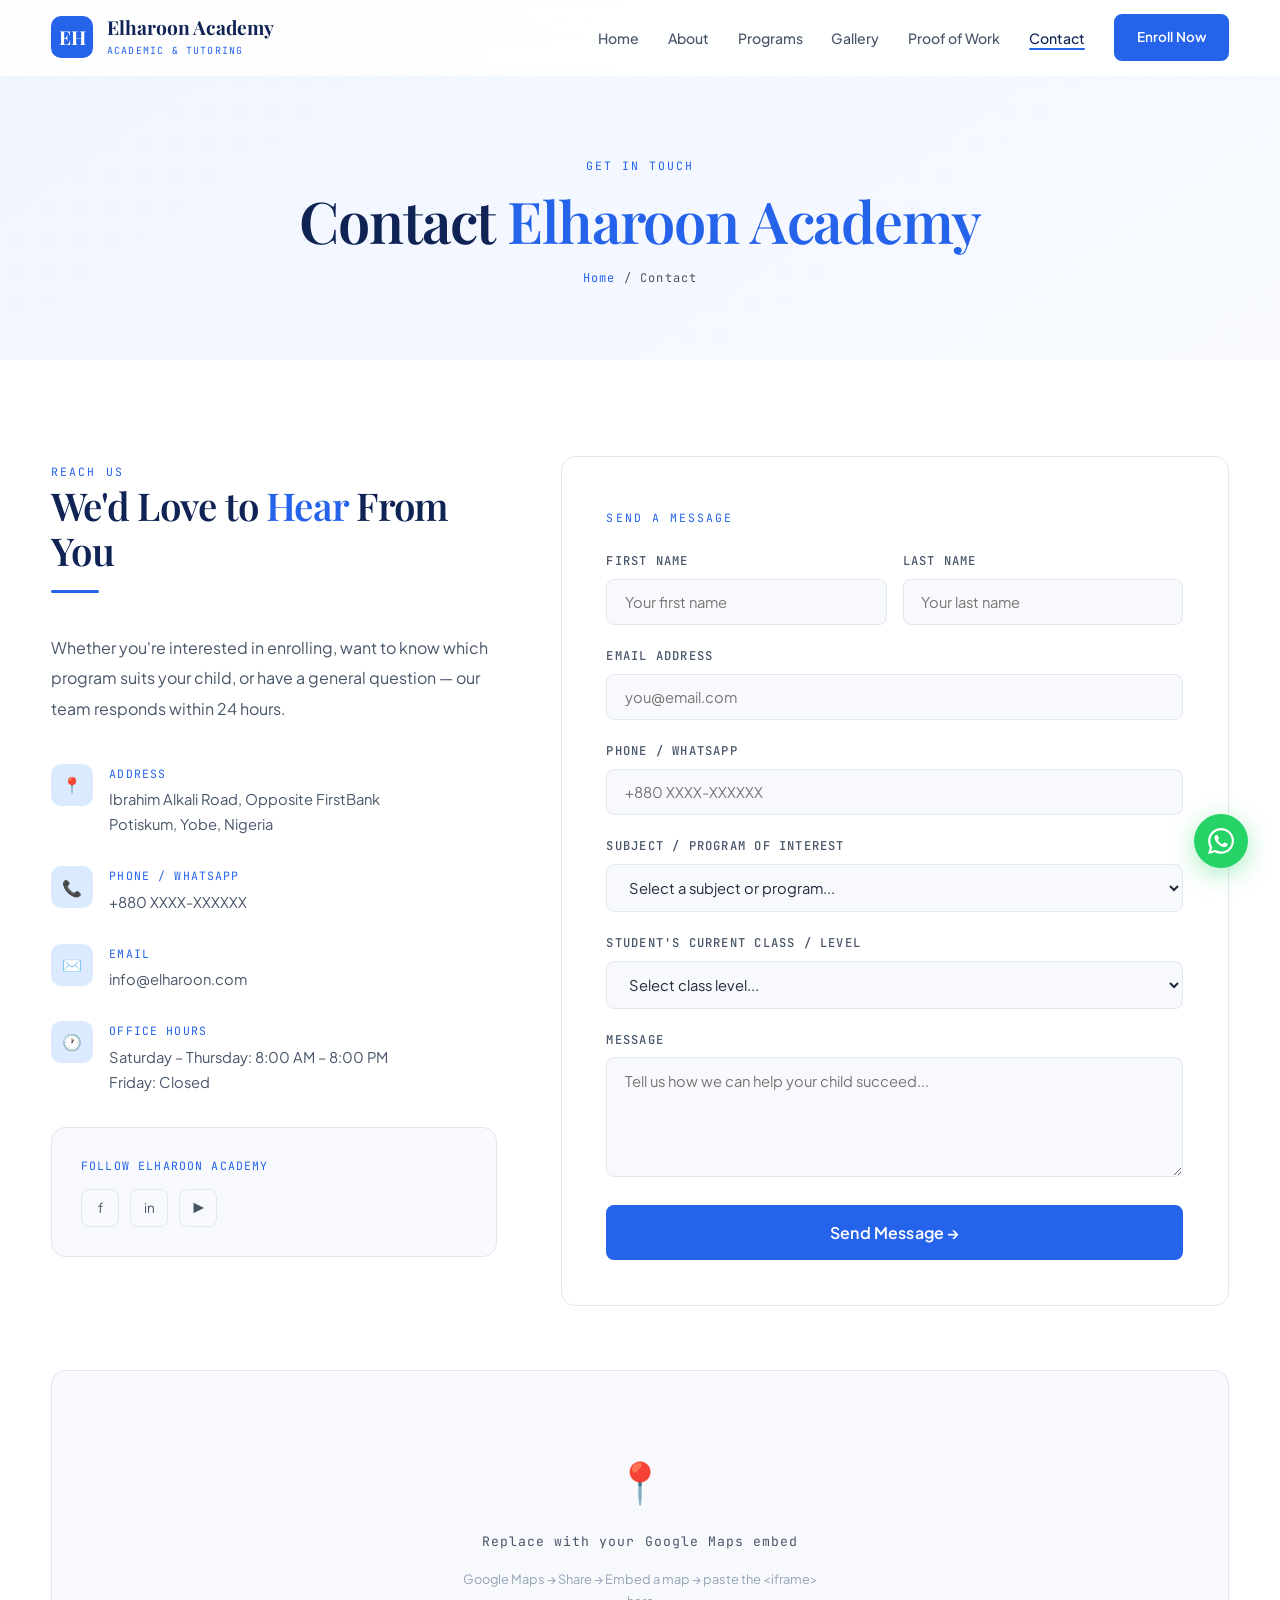
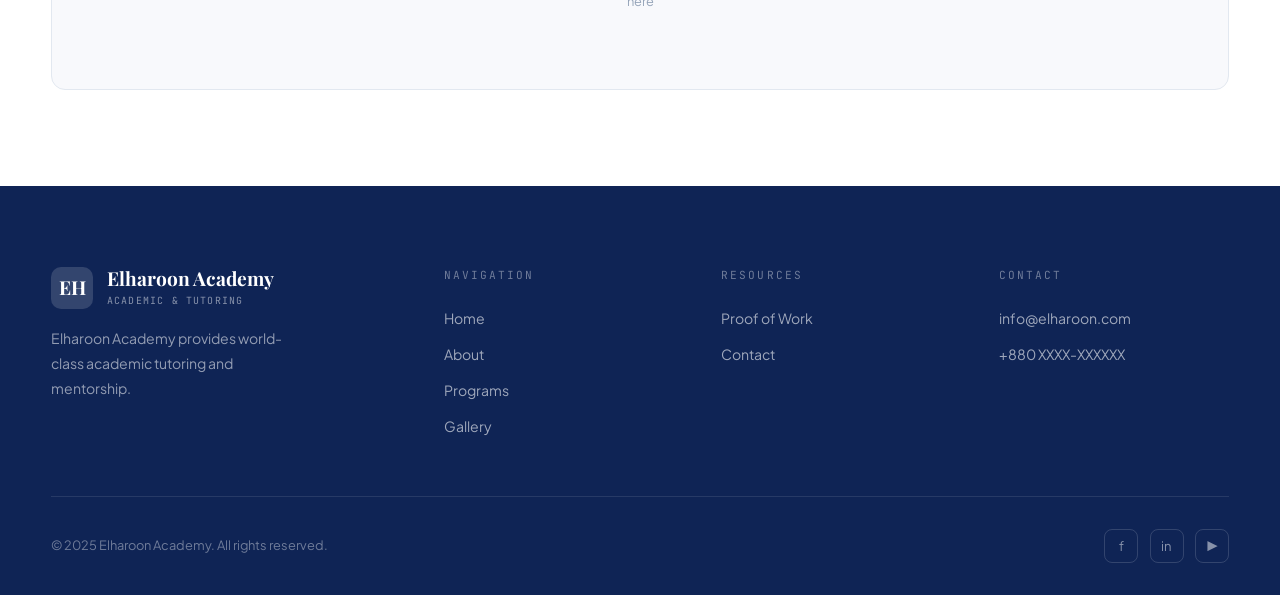
<file: contact.html>
<!DOCTYPE html>
<html lang="en">
<head><meta charset="UTF-8"/><meta name="viewport" content="width=device-width,initial-scale=1.0"/><title>Contact — Elharoon Academy</title><link rel="stylesheet" href="css/style.css"/></head>
<body>
<nav class="nav"><div class="nav__inner"><a href="index.html" class="nav__logo"><div class="nav__logo-icon">EH</div><div><span class="nav__logo-name">Elharoon Academy</span><span class="nav__logo-tag">Academic &amp; Tutoring</span></div></a><ul class="nav__links"><li><a href="index.html" class="nav__link">Home</a></li><li><a href="about.html" class="nav__link">About</a></li><li><a href="programs.html" class="nav__link">Programs</a></li><li><a href="gallery.html" class="nav__link">Gallery</a></li><li><a href="proof.html" class="nav__link">Proof of Work</a></li><li><a href="contact.html" class="nav__link">Contact</a></li><li><a href="contact.html" class="btn btn-primary nav__cta">Enroll Now</a></li></ul><button class="nav__toggle"><span></span><span></span><span></span></button></div></nav>

<div class="page-hero"><div class="page-hero__inner container"><p class="eyebrow">Get In Touch</p><h1 class="page-hero__title">Contact <span class="text-blue">Elharoon Academy</span></h1><p class="breadcrumb"><a href="index.html">Home</a> / Contact</p></div></div>

<section class="section">
  <div class="container">
    <div class="contact-wrap">
      <!-- INFO -->
      <div class="reveal">
        <p class="eyebrow">Reach Us</p>
        <h2 class="section-title" style="text-align:left;font-size:clamp(1.8rem,3vw,2.6rem)">We'd Love to <span class="text-blue">Hear</span> From You</h2>
        <div class="rule rule--left"></div>
        <p style="color:var(--slate);line-height:1.9;margin-bottom:2.5rem">Whether you're interested in enrolling, want to know which program suits your child, or have a general question — our team responds within 24 hours.</p>
        <div class="ci-item"><div class="ci-icon">📍</div><div><div class="ci-label">Address</div><div class="ci-val">Ibrahim Alkali Road, Opposite FirstBank <br>Potiskum, Yobe, Nigeria</div></div></div>
        <div class="ci-item"><div class="ci-icon">📞</div><div><div class="ci-label">Phone / WhatsApp</div><div class="ci-val">+880 XXXX-XXXXXX</div></div></div>
        <div class="ci-item"><div class="ci-icon">✉️</div><div><div class="ci-label">Email</div><div class="ci-val">info@elharoon.com</div></div></div>
        <div class="ci-item"><div class="ci-icon">🕐</div><div><div class="ci-label">Office Hours</div><div class="ci-val">Saturday – Thursday: 8:00 AM – 8:00 PM<br>Friday: Closed</div></div></div>
        <div style="margin-top:2rem;padding:1.8rem;background:var(--off);border:1px solid var(--border);border-radius:var(--radius)">
          <div style="font-family:var(--font-mono);font-size:.72rem;letter-spacing:.1em;color:var(--blue-mid);text-transform:uppercase;margin-bottom:.8rem">Follow Elharoon Academy</div>
          <div style="display:flex;gap:.7rem">
            <a href="#" style="width:38px;height:38px;border:1.5px solid var(--border);border-radius:8px;display:flex;align-items:center;justify-content:center;font-size:.85rem;color:var(--slate);transition:var(--transition)" onmouseover="this.style.borderColor='var(--blue-mid)';this.style.color='var(--blue-mid)'" onmouseout="this.style.borderColor='var(--border)';this.style.color='var(--slate)'">f</a>
            <a href="#" style="width:38px;height:38px;border:1.5px solid var(--border);border-radius:8px;display:flex;align-items:center;justify-content:center;font-size:.85rem;color:var(--slate);transition:var(--transition)" onmouseover="this.style.borderColor='var(--blue-mid)';this.style.color='var(--blue-mid)'" onmouseout="this.style.borderColor='var(--border)';this.style.color='var(--slate)'">in</a>
            <a href="#" style="width:38px;height:38px;border:1.5px solid var(--border);border-radius:8px;display:flex;align-items:center;justify-content:center;font-size:.85rem;color:var(--slate);transition:var(--transition)" onmouseover="this.style.borderColor='var(--blue-mid)';this.style.color='var(--blue-mid)'" onmouseout="this.style.borderColor='var(--border)';this.style.color='var(--slate)'">&#9654;</a>
          </div>
        </div>
      </div>

      <!-- FORM -->
      <div class="card reveal" style="padding:2.8rem">
        <p class="eyebrow" style="margin-bottom:1.5rem">Send a Message</p>
        <form id="cForm" onsubmit="handleSend(event)">
          <div class="form-row">
            <div class="form-group"><label for="fn">First Name</label><input type="text" id="fn" placeholder="Your first name" required /></div>
            <div class="form-group"><label for="ln">Last Name</label><input type="text" id="ln" placeholder="Your last name" required /></div>
          </div>
          <div class="form-group"><label for="em">Email Address</label><input type="email" id="em" placeholder="you@email.com" required /></div>
          <div class="form-group"><label for="ph">Phone / WhatsApp</label><input type="tel" id="ph" placeholder="+880 XXXX-XXXXXX" /></div>
          <div class="form-group">
            <label for="subj">Subject / Program of Interest</label>
            <select id="subj">
              <option value="">Select a subject or program...</option>
              <option>Mathematics</option><option>Chemistry</option><option>Physics</option><option>Biology</option>
              <option>English Language</option><option>Bengali Language</option><option>Accounting &amp; Business</option>
              <option>University Entrance Prep</option><option>IELTS Intensive</option><option>General Enquiry</option>
            </select>
          </div>
          <div class="form-group">
            <label for="cls">Student's Current Class / Level</label>
            <select id="cls">
              <option value="">Select class level...</option>
              <option>Class 6 – 8 (Junior)</option><option>Class 9 – 10 (SSC)</option>
              <option>Class 11 – 12 (HSC)</option><option>Post-HSC / University</option><option>IELTS / Professional</option>
            </select>
          </div>
          <div class="form-group"><label for="msg">Message</label><textarea id="msg" placeholder="Tell us how we can help your child succeed..." required></textarea></div>
          <button type="submit" class="btn btn-primary" style="width:100%;justify-content:center;font-size:1rem;padding:.92rem">Send Message →</button>
        </form>
        <div id="fSuccess" style="display:none;text-align:center;padding:2.5rem 1rem">
          <div style="width:64px;height:64px;background:var(--blue-pale);border-radius:50%;display:flex;align-items:center;justify-content:center;margin:0 auto 1.2rem;font-size:1.8rem">✅</div>
          <h3 style="font-family:var(--font-display);font-size:1.6rem;color:var(--navy);margin-bottom:.6rem">Message Sent!</h3>
          <p style="color:var(--slate)">Thank you for reaching out to Elharoon Academy. Our team will get back to you within 24 hours.</p>
        </div>
      </div>
    </div>

    <!-- MAP PLACEHOLDER -->
    <div style="margin-top:4rem" class="reveal">
      <div style="border-radius:var(--radius);overflow:hidden;border:1px solid var(--border);height:320px;background:var(--off);display:flex;align-items:center;justify-content:center;flex-direction:column;gap:1rem">
        <div style="font-size:2.5rem">📍</div>
        <p style="color:var(--slate);font-family:var(--font-mono);font-size:.82rem;letter-spacing:.08em">Replace with your Google Maps embed</p>
        <p style="color:var(--slate-lt);font-size:.8rem;max-width:380px;text-align:center">Google Maps → Share → Embed a map → paste the &lt;iframe&gt; here</p>
      </div>
    </div>
  </div>
</section>

<footer class="footer"><div class="container"><div class="footer__grid"><div><a href="index.html" class="nav__logo" style="color:#fff"><div class="nav__logo-icon" style="background:rgba(255,255,255,.15)">EH</div><div><span class="nav__logo-name" style="color:#fff">Elharoon Academy</span><span class="nav__logo-tag" style="color:rgba(255,255,255,.5)">Academic &amp; Tutoring</span></div></a><p class="footer__desc">Elharoon Academy provides world-class academic tutoring and mentorship.</p></div><div><p class="footer__head">Navigation</p><ul class="footer__links"><li><a href="index.html">Home</a></li><li><a href="about.html">About</a></li><li><a href="programs.html">Programs</a></li><li><a href="gallery.html">Gallery</a></li></ul></div><div><p class="footer__head">Resources</p><ul class="footer__links"><li><a href="proof.html">Proof of Work</a></li><li><a href="contact.html">Contact</a></li></ul></div><div><p class="footer__head">Contact</p><ul class="footer__links"><li><a href="mailto:info@elharoon.com">info@elharoon.com</a></li><li><a href="tel:+880XXXXXXXX">+880 XXXX-XXXXXX</a></li></ul></div></div><div class="footer__bottom"><span>&copy; 2025 Elharoon Academy. All rights reserved.</span><div class="footer__social"><a href="#" class="footer__social-a">f</a><a href="#" class="footer__social-a">in</a><a href="#" class="footer__social-a">&#9654;</a></div></div></div></footer>
<a href="https://wa.me/880XXXXXXXX" class="wa-btn" target="_blank"><svg viewBox="0 0 24 24"><path d="M17.472 14.382c-.297-.149-1.758-.867-2.03-.967-.273-.099-.471-.148-.67.15-.197.297-.767.966-.94 1.164-.173.199-.347.223-.644.075-.297-.15-1.255-.463-2.39-1.475-.883-.788-1.48-1.761-1.653-2.059-.173-.297-.018-.458.13-.606.134-.133.298-.347.446-.52.149-.174.198-.298.298-.497.099-.198.05-.371-.025-.52-.075-.149-.669-1.612-.916-2.207-.242-.579-.487-.5-.669-.51-.173-.008-.371-.01-.57-.01-.198 0-.52.074-.792.372-.272.297-1.04 1.016-1.04 2.479 0 1.462 1.065 2.875 1.213 3.074.149.198 2.096 3.2 5.077 4.487.709.306 1.262.489 1.694.625.712.227 1.36.195 1.871.118.571-.085 1.758-.719 2.006-1.413.248-.694.248-1.289.173-1.413-.074-.124-.272-.198-.57-.347m-5.421 7.403h-.004a9.87 9.87 0 01-5.031-1.378l-.361-.214-3.741.982.998-3.648-.235-.374a9.86 9.86 0 01-1.51-5.26c.001-5.45 4.436-9.884 9.888-9.884 2.64 0 5.122 1.03 6.988 2.898a9.825 9.825 0 012.893 6.994c-.003 5.45-4.437 9.884-9.885 9.884m8.413-18.297A11.815 11.815 0 0012.05 0C5.495 0 .16 5.335.157 11.892c0 2.096.547 4.142 1.588 5.945L.057 24l6.305-1.654a11.882 11.882 0 005.683 1.448h.005c6.554 0 11.89-5.335 11.893-11.893a11.821 11.821 0 00-3.48-8.413Z"/></svg></a>
<script src="js/main.js"></script>
<script>function handleSend(e){e.preventDefault();document.getElementById('cForm').style.display='none';document.getElementById('fSuccess').style.display='block';}</script>
</body>
</html>
</file>
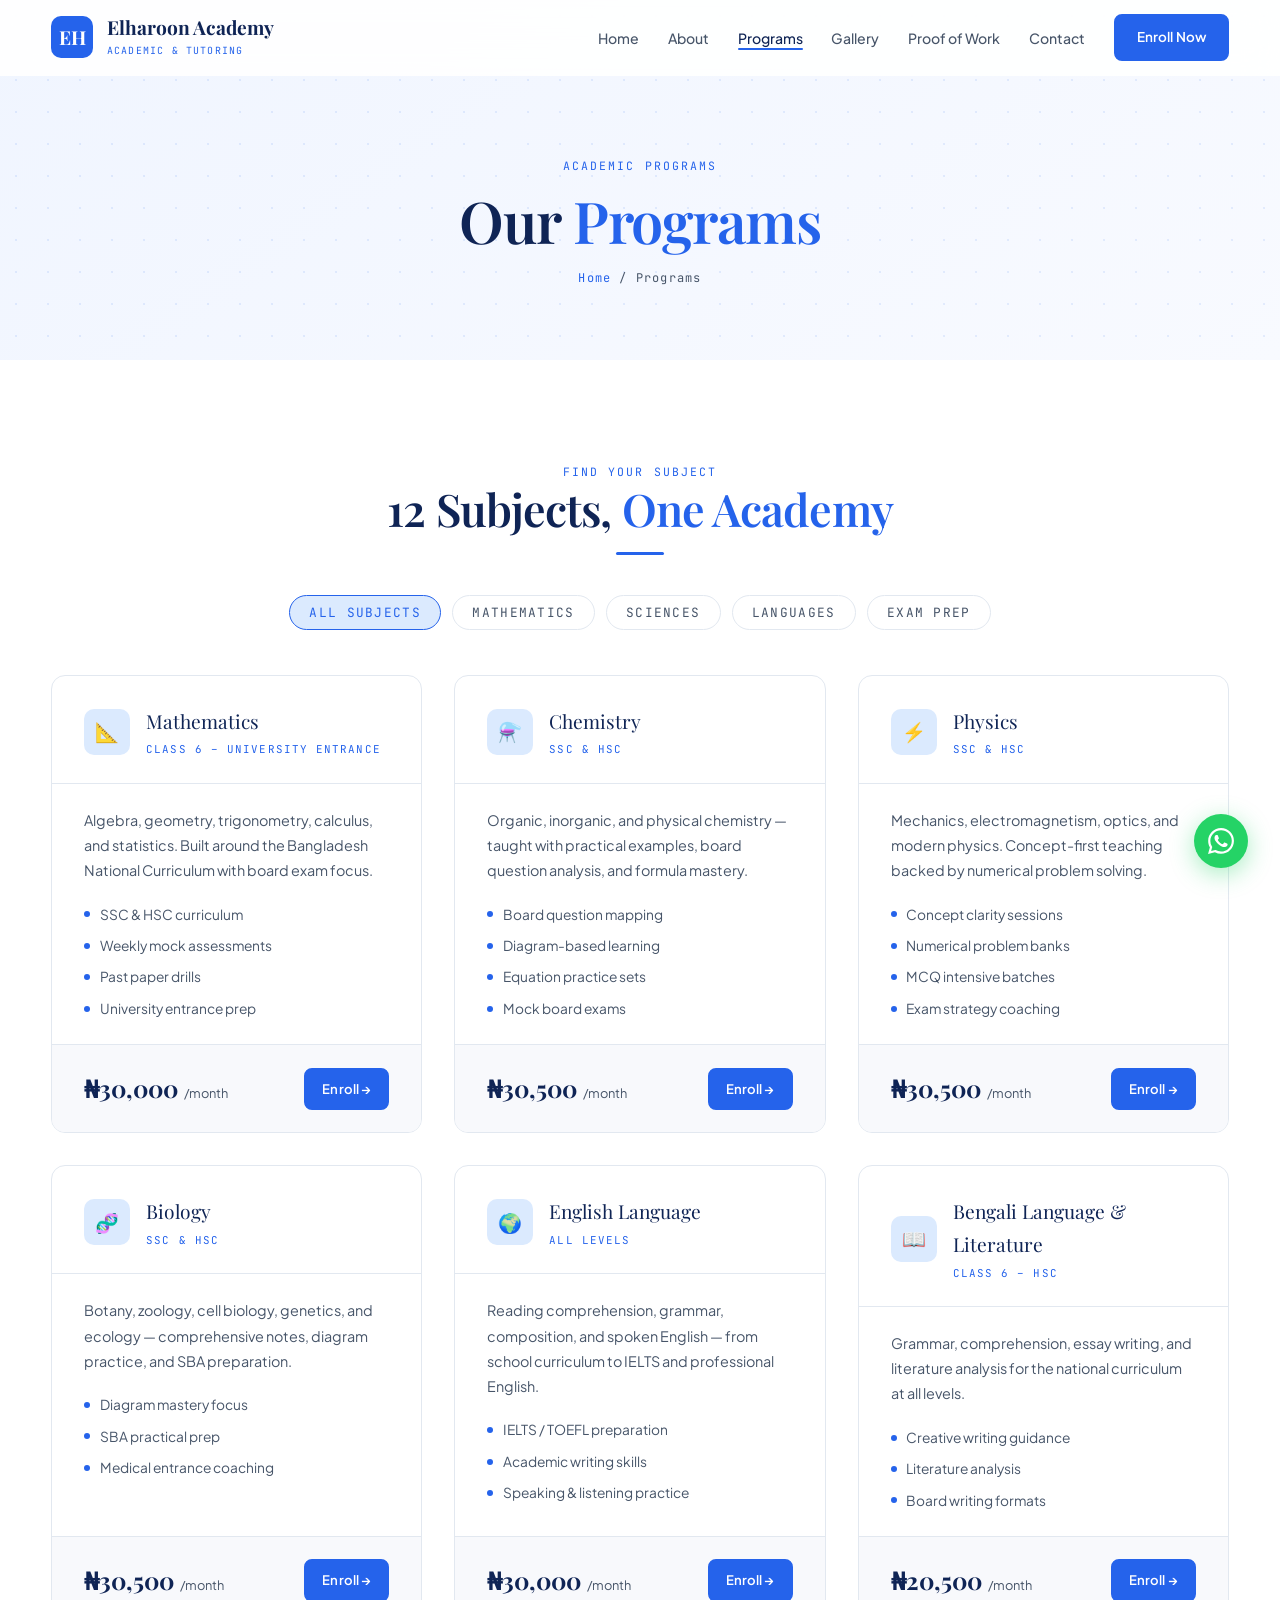
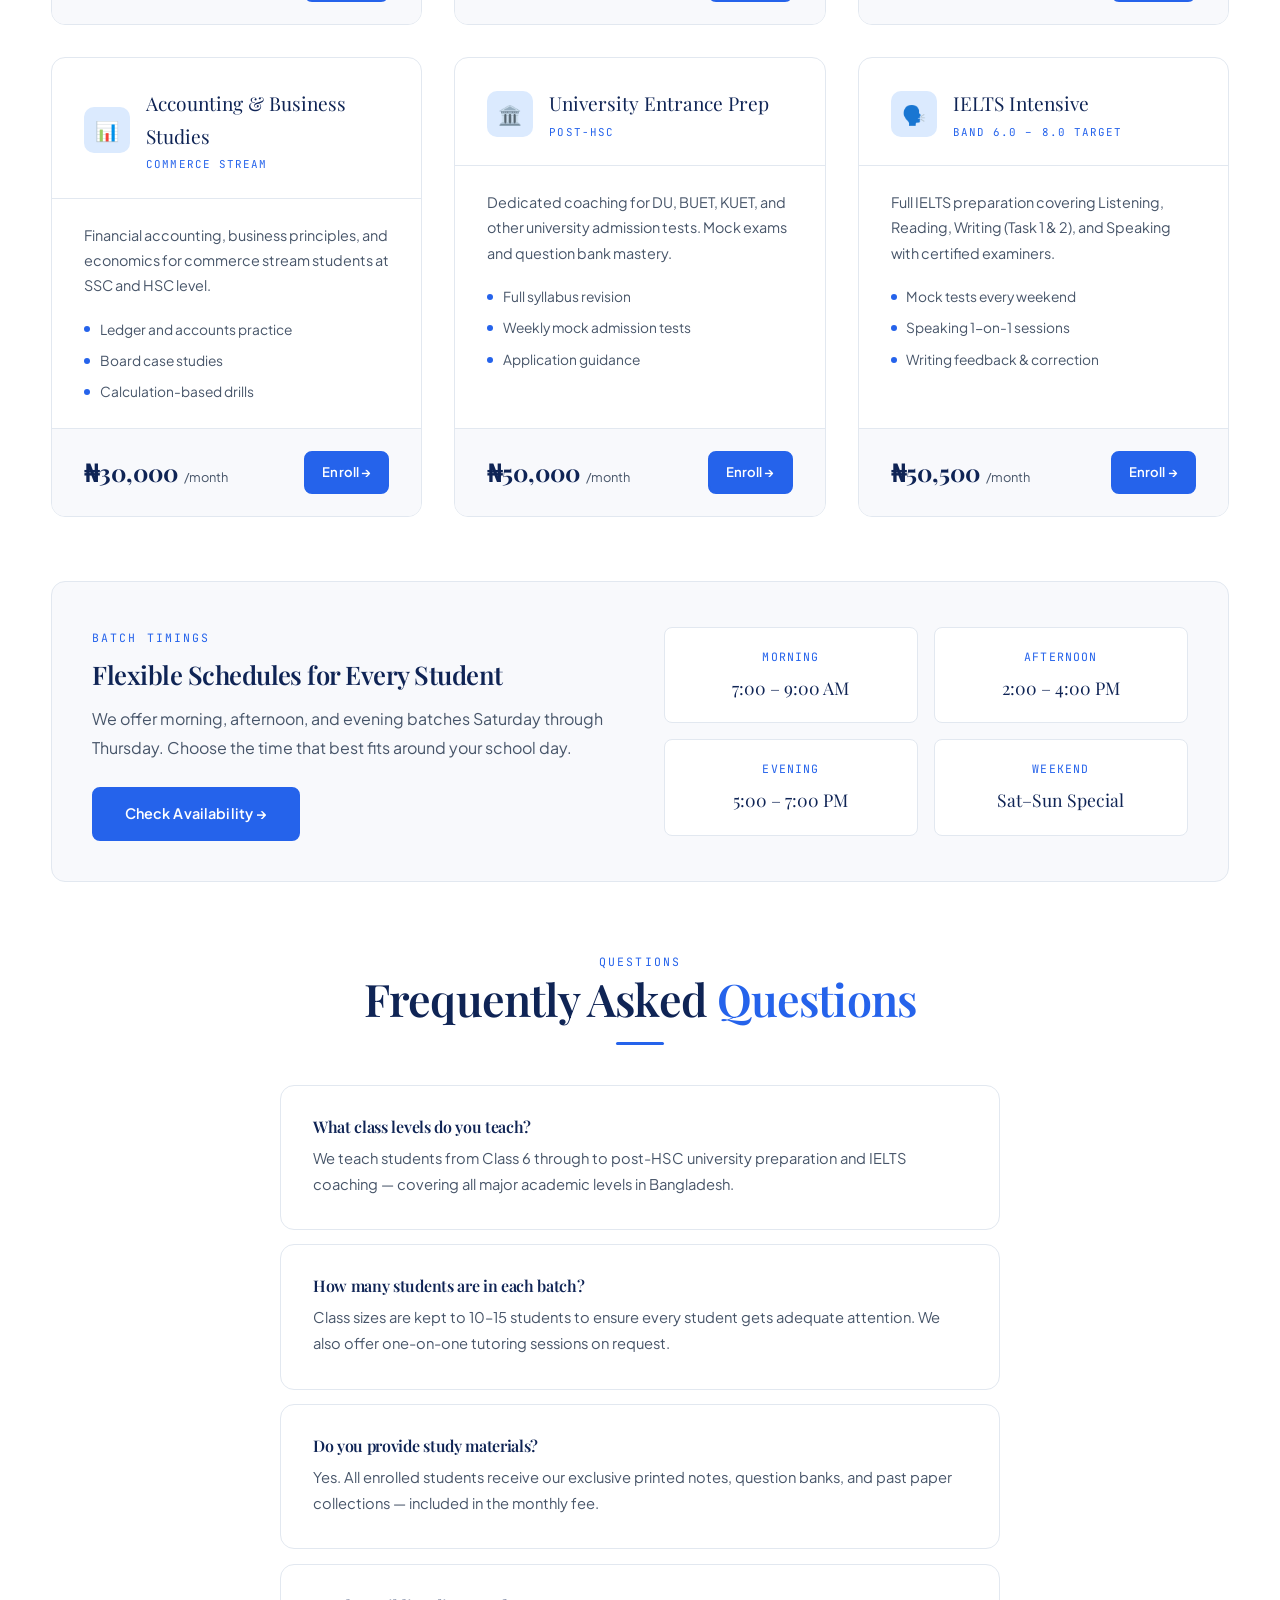
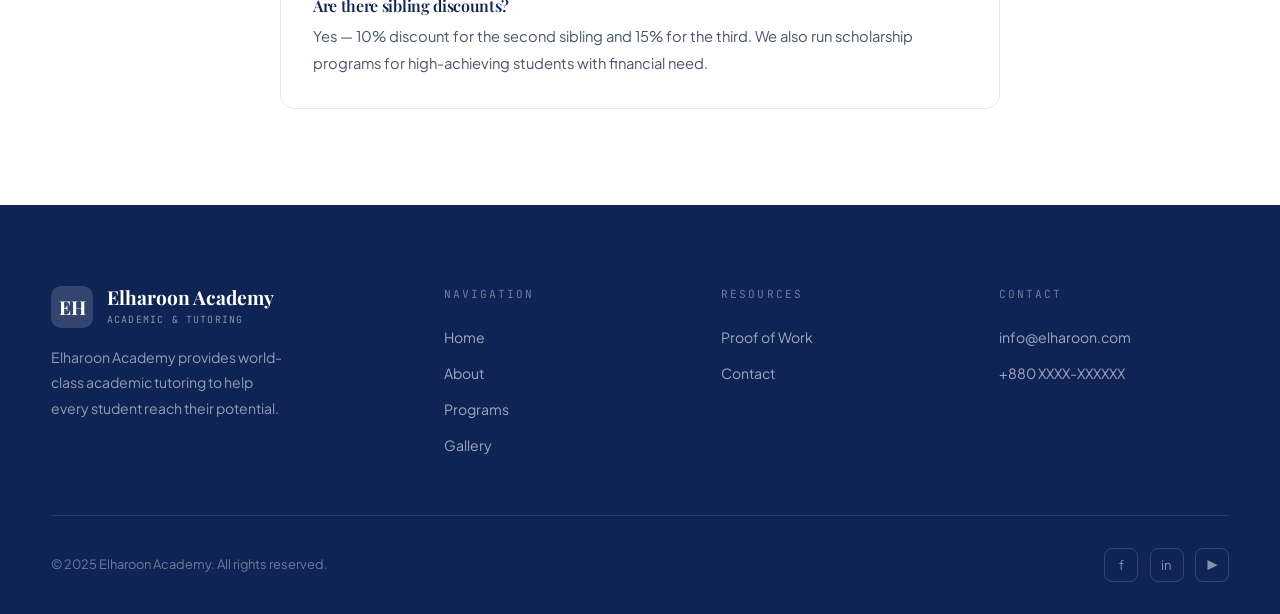
<file: programs.html>
<!DOCTYPE html>
<html lang="en">
<head>
  <meta charset="UTF-8" /><meta name="viewport" content="width=device-width, initial-scale=1.0" />
  <title>Programs — Elharoon Academy</title>
  <link rel="stylesheet" href="css/style.css" />
  <style>
    .filter-bar{display:flex;gap:.7rem;flex-wrap:wrap;justify-content:center;margin-bottom:2.8rem}
    .fbtn{padding:.5rem 1.2rem;border-radius:100px;font-size:.8rem;font-family:var(--font-mono);letter-spacing:.1em;text-transform:uppercase;border:1.5px solid var(--border);background:transparent;color:var(--slate);cursor:pointer;transition:var(--transition)}
    .fbtn.active,.fbtn:hover{border-color:var(--blue-mid);color:var(--blue-mid);background:var(--blue-pale)}
  </style>
</head>
<body>
<nav class="nav"><div class="nav__inner"><a href="index.html" class="nav__logo"><div class="nav__logo-icon">EH</div><div><span class="nav__logo-name">Elharoon Academy</span><span class="nav__logo-tag">Academic &amp; Tutoring</span></div></a><ul class="nav__links"><li><a href="index.html" class="nav__link">Home</a></li><li><a href="about.html" class="nav__link">About</a></li><li><a href="programs.html" class="nav__link">Programs</a></li><li><a href="gallery.html" class="nav__link">Gallery</a></li><li><a href="proof.html" class="nav__link">Proof of Work</a></li><li><a href="contact.html" class="nav__link">Contact</a></li><li><a href="contact.html" class="btn btn-primary nav__cta">Enroll Now</a></li></ul><button class="nav__toggle"><span></span><span></span><span></span></button></div></nav>

<div class="page-hero"><div class="page-hero__inner container"><p class="eyebrow">Academic Programs</p><h1 class="page-hero__title">Our <span class="text-blue">Programs</span></h1><p class="breadcrumb"><a href="index.html">Home</a> / Programs</p></div></div>

<section class="section">
  <div class="container">
    <div class="text-center">
      <p class="eyebrow">Find Your Subject</p>
      <h2 class="section-title">12 Subjects, <span class="text-blue">One Academy</span></h2>
      <div class="rule"></div>
      <div class="filter-bar">
        <button class="fbtn active">All Subjects</button>
        <button class="fbtn">Mathematics</button>
        <button class="fbtn">Sciences</button>
        <button class="fbtn">Languages</button>
        <button class="fbtn">Exam Prep</button>
      </div>
    </div>
    <div class="grid-3">
      <div class="prog-card reveal">
        <div class="prog-card__top"><div class="prog-card__ico">📐</div><div><div class="prog-card__name">Mathematics</div><div class="prog-card__lvl">Class 6 – University Entrance</div></div></div>
        <div class="prog-card__body"><p class="prog-card__desc">Algebra, geometry, trigonometry, calculus, and statistics. Built around the Bangladesh National Curriculum with board exam focus.</p><div class="prog-card__feat"><div class="prog-card__feat-item">SSC &amp; HSC curriculum</div><div class="prog-card__feat-item">Weekly mock assessments</div><div class="prog-card__feat-item">Past paper drills</div><div class="prog-card__feat-item">University entrance prep</div></div></div>
        <div class="prog-card__foot"><div class="prog-card__price">₦30,000 <span>/month</span></div><a href="contact.html" class="btn btn-primary" style="padding:.5rem 1rem;font-size:.82rem">Enroll →</a></div>
      </div>
      <div class="prog-card reveal">
        <div class="prog-card__top"><div class="prog-card__ico">⚗️</div><div><div class="prog-card__name">Chemistry</div><div class="prog-card__lvl">SSC &amp; HSC</div></div></div>
        <div class="prog-card__body"><p class="prog-card__desc">Organic, inorganic, and physical chemistry — taught with practical examples, board question analysis, and formula mastery.</p><div class="prog-card__feat"><div class="prog-card__feat-item">Board question mapping</div><div class="prog-card__feat-item">Diagram-based learning</div><div class="prog-card__feat-item">Equation practice sets</div><div class="prog-card__feat-item">Mock board exams</div></div></div>
        <div class="prog-card__foot"><div class="prog-card__price">₦30,500 <span>/month</span></div><a href="contact.html" class="btn btn-primary" style="padding:.5rem 1rem;font-size:.82rem">Enroll →</a></div>
      </div>
      <div class="prog-card reveal">
        <div class="prog-card__top"><div class="prog-card__ico">⚡</div><div><div class="prog-card__name">Physics</div><div class="prog-card__lvl">SSC &amp; HSC</div></div></div>
        <div class="prog-card__body"><p class="prog-card__desc">Mechanics, electromagnetism, optics, and modern physics. Concept-first teaching backed by numerical problem solving.</p><div class="prog-card__feat"><div class="prog-card__feat-item">Concept clarity sessions</div><div class="prog-card__feat-item">Numerical problem banks</div><div class="prog-card__feat-item">MCQ intensive batches</div><div class="prog-card__feat-item">Exam strategy coaching</div></div></div>
        <div class="prog-card__foot"><div class="prog-card__price">₦30,500 <span>/month</span></div><a href="contact.html" class="btn btn-primary" style="padding:.5rem 1rem;font-size:.82rem">Enroll →</a></div>
      </div>
      <div class="prog-card reveal">
        <div class="prog-card__top"><div class="prog-card__ico">🧬</div><div><div class="prog-card__name">Biology</div><div class="prog-card__lvl">SSC &amp; HSC</div></div></div>
        <div class="prog-card__body"><p class="prog-card__desc">Botany, zoology, cell biology, genetics, and ecology — comprehensive notes, diagram practice, and SBA preparation.</p><div class="prog-card__feat"><div class="prog-card__feat-item">Diagram mastery focus</div><div class="prog-card__feat-item">SBA practical prep</div><div class="prog-card__feat-item">Medical entrance coaching</div></div></div>
        <div class="prog-card__foot"><div class="prog-card__price">₦30,500 <span>/month</span></div><a href="contact.html" class="btn btn-primary" style="padding:.5rem 1rem;font-size:.82rem">Enroll →</a></div>
      </div>
      <div class="prog-card reveal">
        <div class="prog-card__top"><div class="prog-card__ico">🌍</div><div><div class="prog-card__name">English Language</div><div class="prog-card__lvl">All Levels</div></div></div>
        <div class="prog-card__body"><p class="prog-card__desc">Reading comprehension, grammar, composition, and spoken English — from school curriculum to IELTS and professional English.</p><div class="prog-card__feat"><div class="prog-card__feat-item">IELTS / TOEFL preparation</div><div class="prog-card__feat-item">Academic writing skills</div><div class="prog-card__feat-item">Speaking &amp; listening practice</div></div></div>
        <div class="prog-card__foot"><div class="prog-card__price">₦30,000 <span>/month</span></div><a href="contact.html" class="btn btn-primary" style="padding:.5rem 1rem;font-size:.82rem">Enroll →</a></div>
      </div>
      <div class="prog-card reveal">
        <div class="prog-card__top"><div class="prog-card__ico">📖</div><div><div class="prog-card__name">Bengali Language &amp; Literature</div><div class="prog-card__lvl">Class 6 – HSC</div></div></div>
        <div class="prog-card__body"><p class="prog-card__desc">Grammar, comprehension, essay writing, and literature analysis for the national curriculum at all levels.</p><div class="prog-card__feat"><div class="prog-card__feat-item">Creative writing guidance</div><div class="prog-card__feat-item">Literature analysis</div><div class="prog-card__feat-item">Board writing formats</div></div></div>
        <div class="prog-card__foot"><div class="prog-card__price">₦20,500 <span>/month</span></div><a href="contact.html" class="btn btn-primary" style="padding:.5rem 1rem;font-size:.82rem">Enroll →</a></div>
      </div>
      <div class="prog-card reveal">
        <div class="prog-card__top"><div class="prog-card__ico">📊</div><div><div class="prog-card__name">Accounting &amp; Business Studies</div><div class="prog-card__lvl">Commerce Stream</div></div></div>
        <div class="prog-card__body"><p class="prog-card__desc">Financial accounting, business principles, and economics for commerce stream students at SSC and HSC level.</p><div class="prog-card__feat"><div class="prog-card__feat-item">Ledger and accounts practice</div><div class="prog-card__feat-item">Board case studies</div><div class="prog-card__feat-item">Calculation-based drills</div></div></div>
        <div class="prog-card__foot"><div class="prog-card__price">₦30,000 <span>/month</span></div><a href="contact.html" class="btn btn-primary" style="padding:.5rem 1rem;font-size:.82rem">Enroll →</a></div>
      </div>
      <div class="prog-card reveal">
        <div class="prog-card__top"><div class="prog-card__ico">🏛️</div><div><div class="prog-card__name">University Entrance Prep</div><div class="prog-card__lvl">Post-HSC</div></div></div>
        <div class="prog-card__body"><p class="prog-card__desc">Dedicated coaching for DU, BUET, KUET, and other university admission tests. Mock exams and question bank mastery.</p><div class="prog-card__feat"><div class="prog-card__feat-item">Full syllabus revision</div><div class="prog-card__feat-item">Weekly mock admission tests</div><div class="prog-card__feat-item">Application guidance</div></div></div>
        <div class="prog-card__foot"><div class="prog-card__price">₦50,000 <span>/month</span></div><a href="contact.html" class="btn btn-primary" style="padding:.5rem 1rem;font-size:.82rem">Enroll →</a></div>
      </div>
      <div class="prog-card reveal">
        <div class="prog-card__top"><div class="prog-card__ico">🗣️</div><div><div class="prog-card__name">IELTS Intensive</div><div class="prog-card__lvl">Band 6.0 – 8.0 Target</div></div></div>
        <div class="prog-card__body"><p class="prog-card__desc">Full IELTS preparation covering Listening, Reading, Writing (Task 1 &amp; 2), and Speaking with certified examiners.</p><div class="prog-card__feat"><div class="prog-card__feat-item">Mock tests every weekend</div><div class="prog-card__feat-item">Speaking 1-on-1 sessions</div><div class="prog-card__feat-item">Writing feedback &amp; correction</div></div></div>
        <div class="prog-card__foot"><div class="prog-card__price">₦50,500 <span>/month</span></div><a href="contact.html" class="btn btn-primary" style="padding:.5rem 1rem;font-size:.82rem">Enroll →</a></div>
      </div>
    </div>

    <!-- SCHEDULE INFO -->
    <div style="margin-top:4rem;background:var(--off);border:1px solid var(--border);border-radius:var(--radius);padding:2.5rem" class="reveal">
      <div class="grid-2" style="align-items:center;gap:3rem">
        <div>
          <p class="eyebrow">Batch Timings</p>
          <h3 style="font-family:var(--font-display);font-size:1.6rem;color:var(--navy);margin:.6rem 0 1rem">Flexible Schedules for Every Student</h3>
          <p style="color:var(--slate);line-height:1.8;margin-bottom:1.5rem">We offer morning, afternoon, and evening batches Saturday through Thursday. Choose the time that best fits around your school day.</p>
          <a href="contact.html" class="btn btn-primary">Check Availability →</a>
        </div>
        <div style="display:grid;grid-template-columns:1fr 1fr;gap:1rem">
          <div style="background:var(--white);border:1px solid var(--border);border-radius:var(--radius-sm);padding:1.2rem;text-align:center"><div style="font-family:var(--font-mono);font-size:.72rem;color:var(--blue-mid);letter-spacing:.1em;text-transform:uppercase;margin-bottom:.4rem">Morning</div><div style="font-family:var(--font-display);font-size:1.1rem;color:var(--navy)">7:00 – 9:00 AM</div></div>
          <div style="background:var(--white);border:1px solid var(--border);border-radius:var(--radius-sm);padding:1.2rem;text-align:center"><div style="font-family:var(--font-mono);font-size:.72rem;color:var(--blue-mid);letter-spacing:.1em;text-transform:uppercase;margin-bottom:.4rem">Afternoon</div><div style="font-family:var(--font-display);font-size:1.1rem;color:var(--navy)">2:00 – 4:00 PM</div></div>
          <div style="background:var(--white);border:1px solid var(--border);border-radius:var(--radius-sm);padding:1.2rem;text-align:center"><div style="font-family:var(--font-mono);font-size:.72rem;color:var(--blue-mid);letter-spacing:.1em;text-transform:uppercase;margin-bottom:.4rem">Evening</div><div style="font-family:var(--font-display);font-size:1.1rem;color:var(--navy)">5:00 – 7:00 PM</div></div>
          <div style="background:var(--white);border:1px solid var(--border);border-radius:var(--radius-sm);padding:1.2rem;text-align:center"><div style="font-family:var(--font-mono);font-size:.72rem;color:var(--blue-mid);letter-spacing:.1em;text-transform:uppercase;margin-bottom:.4rem">Weekend</div><div style="font-family:var(--font-display);font-size:1.1rem;color:var(--navy)">Sat–Sun Special</div></div>
        </div>
      </div>
    </div>

    <!-- FAQ -->
    <div style="margin-top:4rem">
      <div class="text-center" style="margin-bottom:2.5rem"><p class="eyebrow">Questions</p><h2 class="section-title">Frequently Asked <span class="text-blue">Questions</span></h2><div class="rule"></div></div>
      <div style="max-width:720px;margin:0 auto;display:flex;flex-direction:column;gap:.9rem">
        <div class="card reveal"><h3 class="card__title" style="font-size:1rem;margin-bottom:.5rem">What class levels do you teach?</h3><p class="card__text">We teach students from Class 6 through to post-HSC university preparation and IELTS coaching — covering all major academic levels in Bangladesh.</p></div>
        <div class="card reveal"><h3 class="card__title" style="font-size:1rem;margin-bottom:.5rem">How many students are in each batch?</h3><p class="card__text">Class sizes are kept to 10–15 students to ensure every student gets adequate attention. We also offer one-on-one tutoring sessions on request.</p></div>
        <div class="card reveal"><h3 class="card__title" style="font-size:1rem;margin-bottom:.5rem">Do you provide study materials?</h3><p class="card__text">Yes. All enrolled students receive our exclusive printed notes, question banks, and past paper collections — included in the monthly fee.</p></div>
        <div class="card reveal"><h3 class="card__title" style="font-size:1rem;margin-bottom:.5rem">Are there sibling discounts?</h3><p class="card__text">Yes — 10% discount for the second sibling and 15% for the third. We also run scholarship programs for high-achieving students with financial need.</p></div>
      </div>
    </div>
  </div>
</section>

<footer class="footer"><div class="container"><div class="footer__grid"><div><a href="index.html" class="nav__logo" style="color:#fff"><div class="nav__logo-icon" style="background:rgba(255,255,255,.15)">EH</div><div><span class="nav__logo-name" style="color:#fff">Elharoon Academy</span><span class="nav__logo-tag" style="color:rgba(255,255,255,.5)">Academic &amp; Tutoring</span></div></a><p class="footer__desc">Elharoon Academy provides world-class academic tutoring to help every student reach their potential.</p></div><div><p class="footer__head">Navigation</p><ul class="footer__links"><li><a href="index.html">Home</a></li><li><a href="about.html">About</a></li><li><a href="programs.html">Programs</a></li><li><a href="gallery.html">Gallery</a></li></ul></div><div><p class="footer__head">Resources</p><ul class="footer__links"><li><a href="proof.html">Proof of Work</a></li><li><a href="contact.html">Contact</a></li></ul></div><div><p class="footer__head">Contact</p><ul class="footer__links"><li><a href="mailto:info@elharoon.com">info@elharoon.com</a></li><li><a href="tel:+880XXXXXXXX">+880 XXXX-XXXXXX</a></li></ul></div></div><div class="footer__bottom"><span>&copy; 2025 Elharoon Academy. All rights reserved.</span><div class="footer__social"><a href="#" class="footer__social-a">f</a><a href="#" class="footer__social-a">in</a><a href="#" class="footer__social-a">&#9654;</a></div></div></div></footer>
<a href="https://wa.me/880XXXXXXXX" class="wa-btn" target="_blank"><svg viewBox="0 0 24 24"><path d="M17.472 14.382c-.297-.149-1.758-.867-2.03-.967-.273-.099-.471-.148-.67.15-.197.297-.767.966-.94 1.164-.173.199-.347.223-.644.075-.297-.15-1.255-.463-2.39-1.475-.883-.788-1.48-1.761-1.653-2.059-.173-.297-.018-.458.13-.606.134-.133.298-.347.446-.52.149-.174.198-.298.298-.497.099-.198.05-.371-.025-.52-.075-.149-.669-1.612-.916-2.207-.242-.579-.487-.5-.669-.51-.173-.008-.371-.01-.57-.01-.198 0-.52.074-.792.372-.272.297-1.04 1.016-1.04 2.479 0 1.462 1.065 2.875 1.213 3.074.149.198 2.096 3.2 5.077 4.487.709.306 1.262.489 1.694.625.712.227 1.36.195 1.871.118.571-.085 1.758-.719 2.006-1.413.248-.694.248-1.289.173-1.413-.074-.124-.272-.198-.57-.347m-5.421 7.403h-.004a9.87 9.87 0 01-5.031-1.378l-.361-.214-3.741.982.998-3.648-.235-.374a9.86 9.86 0 01-1.51-5.26c.001-5.45 4.436-9.884 9.888-9.884 2.64 0 5.122 1.03 6.988 2.898a9.825 9.825 0 012.893 6.994c-.003 5.45-4.437 9.884-9.885 9.884m8.413-18.297A11.815 11.815 0 0012.05 0C5.495 0 .16 5.335.157 11.892c0 2.096.547 4.142 1.588 5.945L.057 24l6.305-1.654a11.882 11.882 0 005.683 1.448h.005c6.554 0 11.89-5.335 11.893-11.893a11.821 11.821 0 00-3.48-8.413Z"/></svg></a>
<script src="js/main.js"></script>
</body>
</html>
</file>
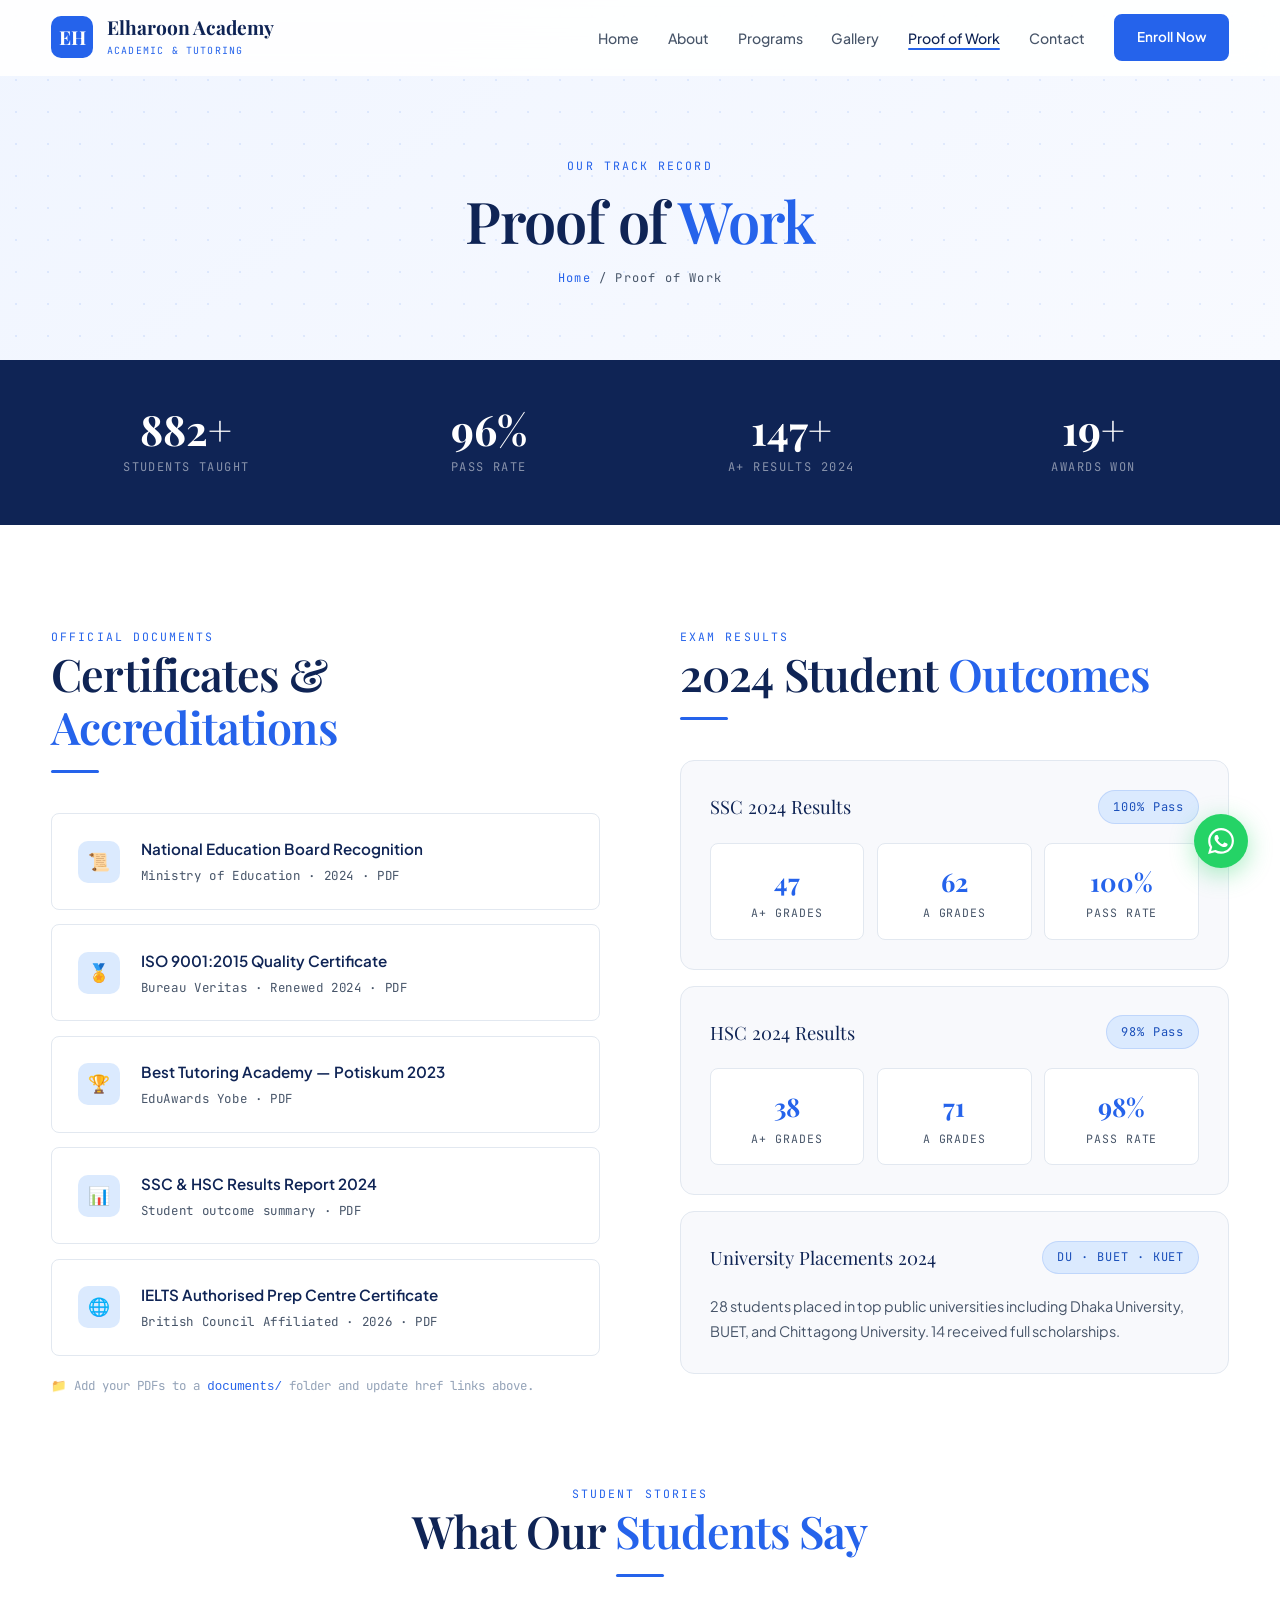
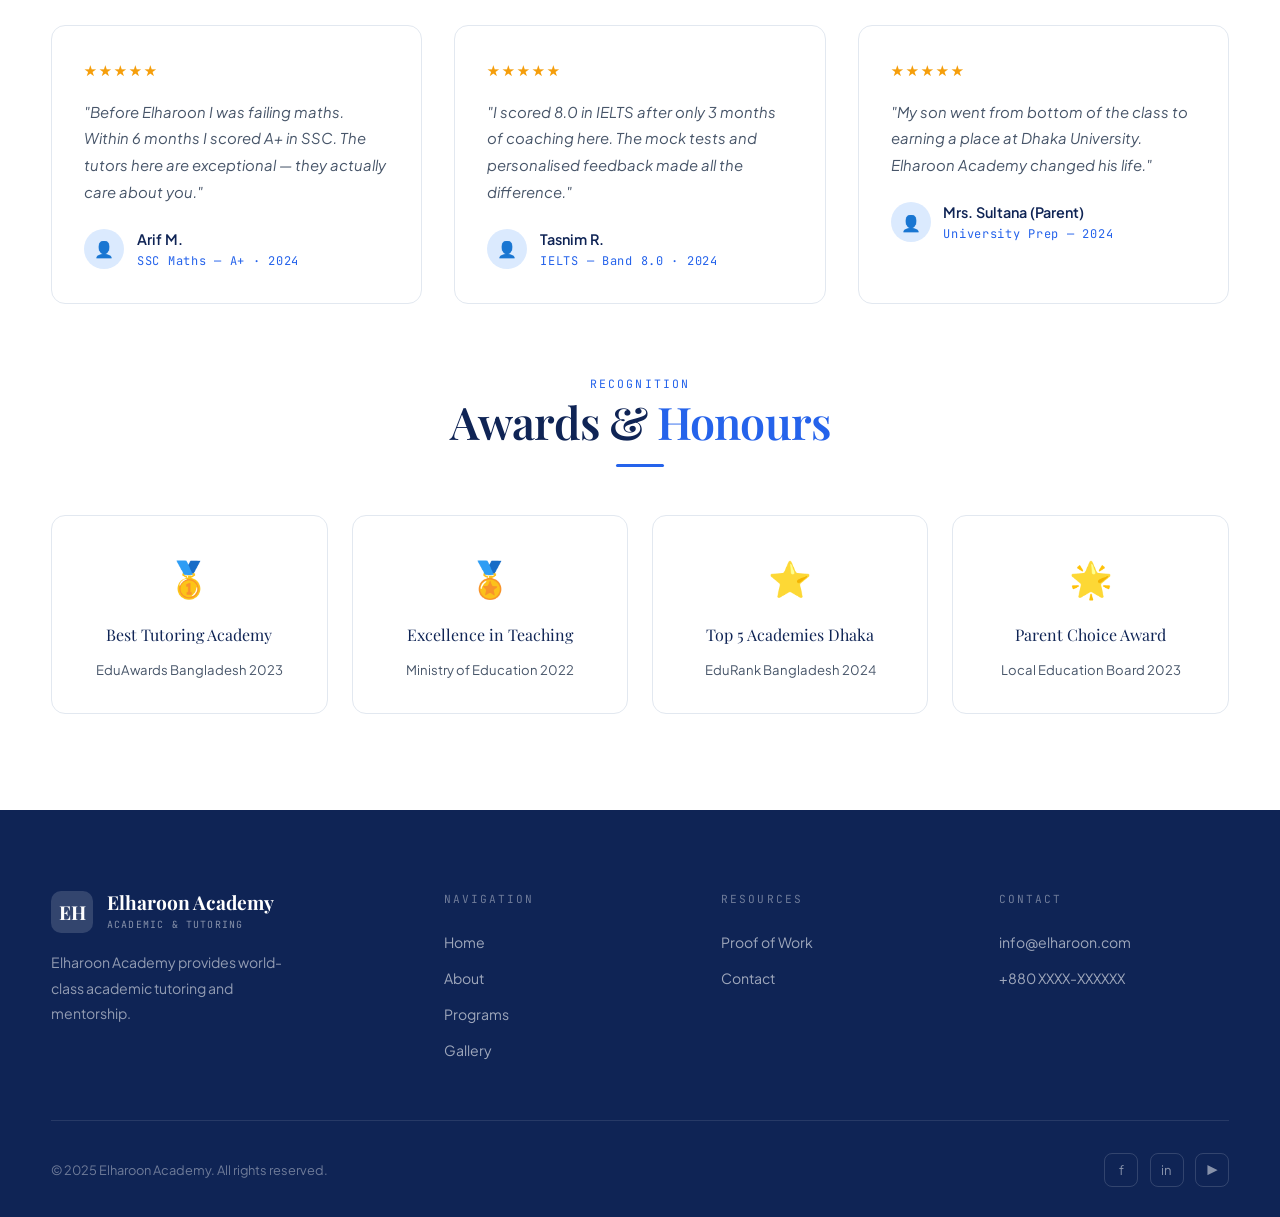
<file: proof.html>
<!DOCTYPE html>
<html lang="en">
<head><meta charset="UTF-8"/><meta name="viewport" content="width=device-width,initial-scale=1.0"/><title>Proof of Work — Elharoon Academy</title><link rel="stylesheet" href="css/style.css"/></head>
<body>
<nav class="nav"><div class="nav__inner"><a href="index.html" class="nav__logo"><div class="nav__logo-icon">EH</div><div><span class="nav__logo-name">Elharoon Academy</span><span class="nav__logo-tag">Academic &amp; Tutoring</span></div></a><ul class="nav__links"><li><a href="index.html" class="nav__link">Home</a></li><li><a href="about.html" class="nav__link">About</a></li><li><a href="programs.html" class="nav__link">Programs</a></li><li><a href="gallery.html" class="nav__link">Gallery</a></li><li><a href="proof.html" class="nav__link">Proof of Work</a></li><li><a href="contact.html" class="nav__link">Contact</a></li><li><a href="contact.html" class="btn btn-primary nav__cta">Enroll Now</a></li></ul><button class="nav__toggle"><span></span><span></span><span></span></button></div></nav>

<div class="page-hero"><div class="page-hero__inner container"><p class="eyebrow">Our Track Record</p><h1 class="page-hero__title">Proof of <span class="text-blue">Work</span></h1><p class="breadcrumb"><a href="index.html">Home</a> / Proof of Work</p></div></div>

<div class="stats-strip"><div class="container"><div class="stats-strip__inner"><div><div class="stat__n" data-target="900" data-suffix="+">0</div><div class="stat__l">Students Taught</div></div><div><div class="stat__n" data-target="98" data-suffix="%">0</div><div class="stat__l">Pass Rate</div></div><div><div class="stat__n" data-target="150" data-suffix="+">0</div><div class="stat__l">A+ Results 2024</div></div><div><div class="stat__n" data-target="20" data-suffix="+">0</div><div class="stat__l">Awards Won</div></div></div></div></div>

<section class="section">
  <div class="container">
    <div class="grid-2" style="gap:5rem;align-items:start">
      <!-- DOCS -->
      <div>
        <p class="eyebrow">Official Documents</p>
        <h2 class="section-title" style="text-align:left">Certificates &amp; <span class="text-blue">Accreditations</span></h2>
        <div class="rule rule--left"></div>
        <div class="proof-row">
          <a href="documents/accreditation.pdf" class="proof-item reveal"><div class="proof-item__ico">📜</div><div><div class="proof-item__title">National Education Board Recognition</div><div class="proof-item__meta">Ministry of Education · 2024 · PDF</div></div><div class="proof-item__arr">→</div></a>
          <a href="documents/iso.pdf" class="proof-item reveal"><div class="proof-item__ico">🏅</div><div><div class="proof-item__title">ISO 9001:2015 Quality Certificate</div><div class="proof-item__meta">Bureau Veritas · Renewed 2024 · PDF</div></div><div class="proof-item__arr">→</div></a>
          <a href="documents/best2023.pdf" class="proof-item reveal"><div class="proof-item__ico">🏆</div><div><div class="proof-item__title">Best Tutoring Academy — Potiskum 2023</div><div class="proof-item__meta">EduAwards Yobe · PDF</div></div><div class="proof-item__arr">→</div></a>
          <a href="documents/results2024.pdf" class="proof-item reveal"><div class="proof-item__ico">📊</div><div><div class="proof-item__title">SSC &amp; HSC Results Report 2024</div><div class="proof-item__meta">Student outcome summary · PDF</div></div><div class="proof-item__arr">→</div></a>
          <a href="documents/ielts.pdf" class="proof-item reveal"><div class="proof-item__ico">🌐</div><div><div class="proof-item__title">IELTS Authorised Prep Centre Certificate</div><div class="proof-item__meta">British Council Affiliated · 2026 · PDF</div></div><div class="proof-item__arr">→</div></a>
        </div>
        <p style="font-size:.78rem;color:var(--slate-lt);margin-top:1.2rem;font-family:var(--font-mono)">📁 Add your PDFs to a <code style="color:var(--blue-mid)">documents/</code> folder and update href links above.</p>
      </div>

      <!-- RESULTS -->
      <div>
        <p class="eyebrow">Exam Results</p>
        <h2 class="section-title" style="text-align:left">2024 Student <span class="text-blue">Outcomes</span></h2>
        <div class="rule rule--left"></div>
        <div style="display:flex;flex-direction:column;gap:1rem">
          <div style="background:var(--off);border:1px solid var(--border);border-radius:var(--radius);padding:1.8rem" class="reveal">
            <div style="display:flex;align-items:center;justify-content:space-between;margin-bottom:1.2rem"><div style="font-family:var(--font-display);font-size:1.15rem;color:var(--navy)">SSC 2024 Results</div><span class="pill">100% Pass</span></div>
            <div style="display:grid;grid-template-columns:1fr 1fr 1fr;gap:.8rem;text-align:center">
              <div style="background:var(--white);border:1px solid var(--border);border-radius:var(--radius-sm);padding:1rem"><div style="font-family:var(--font-display);font-size:1.6rem;font-weight:700;color:var(--blue-mid)">47</div><div style="font-size:.72rem;font-family:var(--font-mono);color:var(--slate);letter-spacing:.08em;text-transform:uppercase">A+ Grades</div></div>
              <div style="background:var(--white);border:1px solid var(--border);border-radius:var(--radius-sm);padding:1rem"><div style="font-family:var(--font-display);font-size:1.6rem;font-weight:700;color:var(--blue-mid)">62</div><div style="font-size:.72rem;font-family:var(--font-mono);color:var(--slate);letter-spacing:.08em;text-transform:uppercase">A Grades</div></div>
              <div style="background:var(--white);border:1px solid var(--border);border-radius:var(--radius-sm);padding:1rem"><div style="font-family:var(--font-display);font-size:1.6rem;font-weight:700;color:var(--blue-mid)">100%</div><div style="font-size:.72rem;font-family:var(--font-mono);color:var(--slate);letter-spacing:.08em;text-transform:uppercase">Pass Rate</div></div>
            </div>
          </div>
          <div style="background:var(--off);border:1px solid var(--border);border-radius:var(--radius);padding:1.8rem" class="reveal">
            <div style="display:flex;align-items:center;justify-content:space-between;margin-bottom:1.2rem"><div style="font-family:var(--font-display);font-size:1.15rem;color:var(--navy)">HSC 2024 Results</div><span class="pill">98% Pass</span></div>
            <div style="display:grid;grid-template-columns:1fr 1fr 1fr;gap:.8rem;text-align:center">
              <div style="background:var(--white);border:1px solid var(--border);border-radius:var(--radius-sm);padding:1rem"><div style="font-family:var(--font-display);font-size:1.6rem;font-weight:700;color:var(--blue-mid)">38</div><div style="font-size:.72rem;font-family:var(--font-mono);color:var(--slate);letter-spacing:.08em;text-transform:uppercase">A+ Grades</div></div>
              <div style="background:var(--white);border:1px solid var(--border);border-radius:var(--radius-sm);padding:1rem"><div style="font-family:var(--font-display);font-size:1.6rem;font-weight:700;color:var(--blue-mid)">71</div><div style="font-size:.72rem;font-family:var(--font-mono);color:var(--slate);letter-spacing:.08em;text-transform:uppercase">A Grades</div></div>
              <div style="background:var(--white);border:1px solid var(--border);border-radius:var(--radius-sm);padding:1rem"><div style="font-family:var(--font-display);font-size:1.6rem;font-weight:700;color:var(--blue-mid)">98%</div><div style="font-size:.72rem;font-family:var(--font-mono);color:var(--slate);letter-spacing:.08em;text-transform:uppercase">Pass Rate</div></div>
            </div>
          </div>
          <div style="background:var(--off);border:1px solid var(--border);border-radius:var(--radius);padding:1.8rem" class="reveal">
            <div style="display:flex;align-items:center;justify-content:space-between;margin-bottom:1.2rem"><div style="font-family:var(--font-display);font-size:1.15rem;color:var(--navy)">University Placements 2024</div><span class="pill">DU · BUET · KUET</span></div>
            <p style="color:var(--slate);font-size:.9rem;line-height:1.75">28 students placed in top public universities including Dhaka University, BUET, and Chittagong University. 14 received full scholarships.</p>
          </div>
        </div>
      </div>
    </div>

    <!-- STUDENT TESTIMONIALS -->
    <div style="margin-top:5rem">
      <div class="text-center" style="margin-bottom:3rem"><p class="eyebrow">Student Stories</p><h2 class="section-title">What Our <span class="text-blue">Students Say</span></h2><div class="rule"></div></div>
      <div class="grid-3">
        <div class="testi-card reveal"><div class="testi-stars">★★★★★</div><p class="testi-text">"Before Elharoon I was failing maths. Within 6 months I scored A+ in SSC. The tutors here are exceptional — they actually care about you."</p><div class="testi-author"><div class="testi-avatar">👤</div><div><div class="testi-name">Arif M.</div><div class="testi-prog">SSC Maths — A+ · 2024</div></div></div></div>
        <div class="testi-card reveal"><div class="testi-stars">★★★★★</div><p class="testi-text">"I scored 8.0 in IELTS after only 3 months of coaching here. The mock tests and personalised feedback made all the difference."</p><div class="testi-author"><div class="testi-avatar">👤</div><div><div class="testi-name">Tasnim R.</div><div class="testi-prog">IELTS — Band 8.0 · 2024</div></div></div></div>
        <div class="testi-card reveal"><div class="testi-stars">★★★★★</div><p class="testi-text">"My son went from bottom of the class to earning a place at Dhaka University. Elharoon Academy changed his life."</p><div class="testi-author"><div class="testi-avatar">👤</div><div><div class="testi-name">Mrs. Sultana (Parent)</div><div class="testi-prog">University Prep — 2024</div></div></div></div>
      </div>
    </div>

    <!-- AWARDS -->
    <div style="margin-top:4rem">
      <div class="text-center" style="margin-bottom:3rem"><p class="eyebrow">Recognition</p><h2 class="section-title">Awards &amp; <span class="text-blue">Honours</span></h2><div class="rule"></div></div>
      <div class="grid-4">
        <div class="card reveal text-center"><div style="font-size:2.2rem;margin-bottom:.8rem">🥇</div><div class="card__title" style="font-size:1rem">Best Tutoring Academy</div><div class="card__text" style="font-size:.82rem">EduAwards Bangladesh 2023</div></div>
        <div class="card reveal text-center"><div style="font-size:2.2rem;margin-bottom:.8rem">🏅</div><div class="card__title" style="font-size:1rem">Excellence in Teaching</div><div class="card__text" style="font-size:.82rem">Ministry of Education 2022</div></div>
        <div class="card reveal text-center"><div style="font-size:2.2rem;margin-bottom:.8rem">⭐</div><div class="card__title" style="font-size:1rem">Top 5 Academies Dhaka</div><div class="card__text" style="font-size:.82rem">EduRank Bangladesh 2024</div></div>
        <div class="card reveal text-center"><div style="font-size:2.2rem;margin-bottom:.8rem">🌟</div><div class="card__title" style="font-size:1rem">Parent Choice Award</div><div class="card__text" style="font-size:.82rem">Local Education Board 2023</div></div>
      </div>
    </div>
  </div>
</section>

<footer class="footer"><div class="container"><div class="footer__grid"><div><a href="index.html" class="nav__logo" style="color:#fff"><div class="nav__logo-icon" style="background:rgba(255,255,255,.15)">EH</div><div><span class="nav__logo-name" style="color:#fff">Elharoon Academy</span><span class="nav__logo-tag" style="color:rgba(255,255,255,.5)">Academic &amp; Tutoring</span></div></a><p class="footer__desc">Elharoon Academy provides world-class academic tutoring and mentorship.</p></div><div><p class="footer__head">Navigation</p><ul class="footer__links"><li><a href="index.html">Home</a></li><li><a href="about.html">About</a></li><li><a href="programs.html">Programs</a></li><li><a href="gallery.html">Gallery</a></li></ul></div><div><p class="footer__head">Resources</p><ul class="footer__links"><li><a href="proof.html">Proof of Work</a></li><li><a href="contact.html">Contact</a></li></ul></div><div><p class="footer__head">Contact</p><ul class="footer__links"><li><a href="mailto:info@elharoon.com">info@elharoon.com</a></li><li><a href="tel:+880XXXXXXXX">+880 XXXX-XXXXXX</a></li></ul></div></div><div class="footer__bottom"><span>&copy; 2025 Elharoon Academy. All rights reserved.</span><div class="footer__social"><a href="#" class="footer__social-a">f</a><a href="#" class="footer__social-a">in</a><a href="#" class="footer__social-a">&#9654;</a></div></div></div></footer>
<a href="https://wa.me/880XXXXXXXX" class="wa-btn" target="_blank"><svg viewBox="0 0 24 24"><path d="M17.472 14.382c-.297-.149-1.758-.867-2.03-.967-.273-.099-.471-.148-.67.15-.197.297-.767.966-.94 1.164-.173.199-.347.223-.644.075-.297-.15-1.255-.463-2.39-1.475-.883-.788-1.48-1.761-1.653-2.059-.173-.297-.018-.458.13-.606.134-.133.298-.347.446-.52.149-.174.198-.298.298-.497.099-.198.05-.371-.025-.52-.075-.149-.669-1.612-.916-2.207-.242-.579-.487-.5-.669-.51-.173-.008-.371-.01-.57-.01-.198 0-.52.074-.792.372-.272.297-1.04 1.016-1.04 2.479 0 1.462 1.065 2.875 1.213 3.074.149.198 2.096 3.2 5.077 4.487.709.306 1.262.489 1.694.625.712.227 1.36.195 1.871.118.571-.085 1.758-.719 2.006-1.413.248-.694.248-1.289.173-1.413-.074-.124-.272-.198-.57-.347m-5.421 7.403h-.004a9.87 9.87 0 01-5.031-1.378l-.361-.214-3.741.982.998-3.648-.235-.374a9.86 9.86 0 01-1.51-5.26c.001-5.45 4.436-9.884 9.888-9.884 2.64 0 5.122 1.03 6.988 2.898a9.825 9.825 0 012.893 6.994c-.003 5.45-4.437 9.884-9.885 9.884m8.413-18.297A11.815 11.815 0 0012.05 0C5.495 0 .16 5.335.157 11.892c0 2.096.547 4.142 1.588 5.945L.057 24l6.305-1.654a11.882 11.882 0 005.683 1.448h.005c6.554 0 11.89-5.335 11.893-11.893a11.821 11.821 0 00-3.48-8.413Z"/></svg></a>
<script src="js/main.js"></script>
</body>
</html>
</file>
<file: css/style.css>
@import url('https://fonts.googleapis.com/css2?family=Playfair+Display:wght@400;500;600;700&family=Plus+Jakarta+Sans:wght@300;400;500;600&family=JetBrains+Mono:wght@400;500&display=swap');

:root {
  --white:     #ffffff;
  --off:       #f8f9fc;
  --off2:      #f0f3f8;
  --blue:      #1a4fba;
  --blue-mid:  #2563eb;
  --blue-lt:   #3b82f6;
  --blue-pale: #dbeafe;
  --navy:      #0f2455;
  --slate:     #475569;
  --slate-lt:  #94a3b8;
  --border:    #e2e8f0;
  --border2:   #cbd5e1;
  --shadow-sm: 0 1px 3px rgba(15,36,85,.06), 0 1px 2px rgba(15,36,85,.04);
  --shadow:    0 4px 20px rgba(15,36,85,.08), 0 2px 8px rgba(15,36,85,.06);
  --shadow-lg: 0 20px 60px rgba(15,36,85,.12), 0 8px 24px rgba(15,36,85,.08);
  --font-display: 'Playfair Display', Georgia, serif;
  --font-body:    'Plus Jakarta Sans', sans-serif;
  --font-mono:    'JetBrains Mono', monospace;
  --nav-h: 76px;
  --radius: 14px;
  --radius-sm: 8px;
  --transition: .3s cubic-bezier(.4,0,.2,1);
}

*, *::before, *::after { box-sizing: border-box; margin: 0; padding: 0; }
html { scroll-behavior: smooth; font-size: 16px; }
body { background: var(--white); color: #1e293b; font-family: var(--font-body); font-weight: 400; line-height: 1.7; overflow-x: hidden; }
img { max-width: 100%; height: auto; display: block; }
a { color: inherit; text-decoration: none; }
ul { list-style: none; }
button { cursor: pointer; font-family: inherit; }

/* TYPE */
h1,h2,h3,h4 { font-family: var(--font-display); font-weight: 600; line-height: 1.18; letter-spacing: -.02em; color: var(--navy); }
.eyebrow { font-family: var(--font-mono); font-size: .72rem; letter-spacing: .18em; text-transform: uppercase; color: var(--blue-mid); display: inline-block; }
.section-title { font-size: clamp(2rem, 3.5vw, 3rem); margin-bottom: 1rem; }
.section-sub { font-size: 1.05rem; color: var(--slate); max-width: 540px; margin: 0 auto 3.5rem; line-height: 1.8; }
.text-blue { color: var(--blue-mid); }
.text-slate { color: var(--slate); }

/* LAYOUT */
.container { width: min(1180px, 92vw); margin: 0 auto; }
.section { padding: 96px 0; }
.section--bg { background: var(--off); }
.section--bg2 { background: var(--off2); }
.grid-2 { display: grid; grid-template-columns: 1fr 1fr; gap: 2.5rem; }
.grid-3 { display: grid; grid-template-columns: repeat(3,1fr); gap: 2rem; }
.grid-4 { display: grid; grid-template-columns: repeat(4,1fr); gap: 1.5rem; }
.text-center { text-align: center; }

/* DIVIDER */
.rule { display: block; width: 48px; height: 3px; background: var(--blue-mid); border-radius: 4px; margin: 1rem auto 2.5rem; }
.rule--left { margin-left: 0; }

/* BUTTONS */
.btn { display: inline-flex; align-items: center; gap: .5rem; padding: .8rem 1.9rem; border-radius: var(--radius-sm); font-size: .9rem; font-weight: 600; letter-spacing: .01em; transition: var(--transition); border: 2px solid transparent; white-space: nowrap; font-family: var(--font-body); }
.btn-primary { background: var(--blue-mid); color: #fff; border-color: var(--blue-mid); }
.btn-primary:hover { background: var(--blue); border-color: var(--blue); box-shadow: 0 6px 20px rgba(37,99,235,.28); transform: translateY(-1px); }
.btn-outline { background: transparent; border-color: var(--border2); color: var(--navy); }
.btn-outline:hover { border-color: var(--blue-mid); color: var(--blue-mid); transform: translateY(-1px); }
.btn-white { background: #fff; color: var(--blue); border-color: #fff; }
.btn-white:hover { background: var(--blue-pale); transform: translateY(-1px); }

/* NAV */
.nav { position: fixed; top: 0; left: 0; right: 0; z-index: 1000; height: var(--nav-h); display: flex; align-items: center; background: rgba(255,255,255,.9); backdrop-filter: blur(16px); border-bottom: 1px solid transparent; transition: var(--transition); }
.nav.scrolled { border-bottom-color: var(--border); box-shadow: var(--shadow-sm); }
.nav__inner { width: min(1180px,92vw); margin: 0 auto; display: flex; align-items: center; justify-content: space-between; }
.nav__logo { display: flex; align-items: center; gap: .85rem; }
.nav__logo-icon { width: 42px; height: 42px; background: var(--blue-mid); border-radius: 10px; display: flex; align-items: center; justify-content: center; font-family: var(--font-display); font-size: 1.2rem; font-weight: 700; color: #fff; flex-shrink: 0; }
.nav__logo-name { font-family: var(--font-display); font-size: 1.2rem; font-weight: 700; color: var(--navy); line-height: 1.1; }
.nav__logo-tag { font-size: .62rem; font-family: var(--font-mono); letter-spacing: .12em; color: var(--blue-mid); text-transform: uppercase; display: block; }
.nav__links { display: flex; align-items: center; gap: 1.8rem; }
.nav__link { font-size: .88rem; font-weight: 500; color: var(--slate); transition: var(--transition); position: relative; }
.nav__link::after { content: ''; position: absolute; bottom: -3px; left: 0; width: 0; height: 2px; background: var(--blue-mid); border-radius: 2px; transition: var(--transition); }
.nav__link:hover, .nav__link.active { color: var(--navy); }
.nav__link:hover::after, .nav__link.active::after { width: 100%; }
.nav__cta { padding: .6rem 1.3rem; font-size: .84rem; }
.nav__toggle { display: none; flex-direction: column; gap: 5px; background: none; border: none; padding: 4px; }
.nav__toggle span { display: block; width: 24px; height: 2px; background: var(--navy); border-radius: 2px; transition: var(--transition); }

/* HERO */
.hero { min-height: 100vh; display: flex; align-items: center; position: relative; overflow: hidden; background: linear-gradient(145deg, #f0f5ff 0%, #ffffff 50%, #f8faff 100%); }
.hero__shapes { position: absolute; inset: 0; pointer-events: none; }
.hero__circle { position: absolute; border-radius: 50%; }
.hero__circle--1 { width: 600px; height: 600px; background: radial-gradient(circle, rgba(37,99,235,.06) 0%, transparent 70%); top: -150px; right: -100px; }
.hero__circle--2 { width: 400px; height: 400px; background: radial-gradient(circle, rgba(26,79,186,.05) 0%, transparent 70%); bottom: -100px; left: -80px; }
.hero__dots { position: absolute; inset: 0; background-image: radial-gradient(rgba(37,99,235,.12) 1px, transparent 1px); background-size: 36px 36px; mask-image: radial-gradient(ellipse 70% 80% at 80% 30%, black 0%, transparent 70%); }
.hero__inner { position: relative; z-index: 2; padding-top: var(--nav-h); display: grid; grid-template-columns: 1fr 1fr; gap: 4rem; align-items: center; }
.hero__badge { display: inline-flex; align-items: center; gap: .6rem; background: var(--blue-pale); color: var(--blue); border-radius: 100px; padding: .4rem 1rem; font-size: .78rem; font-family: var(--font-mono); letter-spacing: .1em; margin-bottom: 1.6rem; border: 1px solid rgba(37,99,235,.15); }
.hero__badge::before { content: ''; width: 7px; height: 7px; border-radius: 50%; background: var(--blue-mid); animation: blink 2s ease-in-out infinite; }
@keyframes blink { 0%,100%{opacity:1} 50%{opacity:.3} }
.hero__title { font-size: clamp(2.6rem, 5vw, 4.4rem); font-weight: 700; margin-bottom: 1.5rem; color: var(--navy); }
.hero__title span { color: var(--blue-mid); }
.hero__desc { font-size: 1.08rem; color: var(--slate); max-width: 480px; line-height: 1.85; margin-bottom: 2.5rem; }
.hero__actions { display: flex; gap: 1rem; flex-wrap: wrap; margin-bottom: 3.5rem; }
.hero__stats { display: flex; gap: 2.5rem; padding-top: 2.5rem; border-top: 1px solid var(--border); }
.hero__stat-n { font-family: var(--font-display); font-size: 2rem; font-weight: 700; color: var(--blue-mid); line-height: 1; }
.hero__stat-l { font-size: .75rem; font-family: var(--font-mono); letter-spacing: .1em; color: var(--slate); text-transform: uppercase; margin-top: .25rem; }

/* HERO VISUAL */
.hero__visual { position: relative; }
.hero__card-stack { position: relative; padding: 1rem; }
.hero__main-card { background: var(--white); border-radius: 20px; border: 1px solid var(--border); box-shadow: var(--shadow-lg); padding: 2.5rem; }
.hero__main-card-header { display: flex; align-items: center; gap: 1rem; margin-bottom: 2rem; padding-bottom: 1.5rem; border-bottom: 1px solid var(--border); }
.hero__avatar { width: 52px; height: 52px; border-radius: 12px; background: var(--blue-pale); display: flex; align-items: center; justify-content: center; font-size: 1.5rem; }
.hero__mini-stat { display: flex; align-items: center; justify-content: space-between; padding: .85rem 1rem; background: var(--off); border-radius: var(--radius-sm); margin-bottom: .7rem; }
.hero__mini-stat:last-child { margin-bottom: 0; }
.hero__mini-label { font-size: .82rem; color: var(--slate); font-weight: 500; }
.hero__mini-val { font-family: var(--font-mono); font-size: .82rem; color: var(--blue); font-weight: 600; }
.hero__float-badge { position: absolute; background: var(--white); border: 1px solid var(--border); border-radius: 12px; box-shadow: var(--shadow); padding: .9rem 1.2rem; display: flex; align-items: center; gap: .7rem; animation: float 5s ease-in-out infinite; }
.hero__float-badge--1 { top: -10px; right: -20px; animation-delay: 0s; }
.hero__float-badge--2 { bottom: 20px; left: -20px; animation-delay: 2.5s; }
.hero__float-icon { font-size: 1.3rem; }
.hero__float-text { font-size: .78rem; font-weight: 600; color: var(--navy); line-height: 1.3; }
.hero__float-sub { font-size: .68rem; color: var(--slate); display: block; }
@keyframes float { 0%,100%{transform:translateY(0)} 50%{transform:translateY(-8px)} }

/* PAGE HERO */
.page-hero { padding: 150px 0 72px; background: linear-gradient(145deg, #f0f5ff, #f8faff); position: relative; overflow: hidden; text-align: center; }
.page-hero::before { content: ''; position: absolute; inset: 0; background-image: radial-gradient(rgba(37,99,235,.1) 1px, transparent 1px); background-size: 32px 32px; }
.page-hero__inner { position: relative; z-index: 1; }
.page-hero__title { font-size: clamp(2.4rem,4.5vw,3.8rem); margin: .6rem 0 .8rem; }
.breadcrumb { font-family: var(--font-mono); font-size: .75rem; letter-spacing: .1em; color: var(--slate); }
.breadcrumb a { color: var(--blue-mid); }
.breadcrumb a:hover { text-decoration: underline; }

/* CARDS */
.card { background: var(--white); border: 1px solid var(--border); border-radius: var(--radius); padding: 2rem; transition: var(--transition); }
.card:hover { box-shadow: var(--shadow); border-color: var(--border2); transform: translateY(-4px); }
.card__icon { width: 50px; height: 50px; border-radius: 12px; background: var(--blue-pale); display: flex; align-items: center; justify-content: center; font-size: 1.3rem; margin-bottom: 1.3rem; }
.card__title { font-family: var(--font-display); font-size: 1.2rem; margin-bottom: .6rem; color: var(--navy); }
.card__text { font-size: .92rem; color: var(--slate); line-height: 1.78; }

/* STATS STRIP */
.stats-strip { background: var(--navy); padding: 3rem 0; }
.stats-strip__inner { display: grid; grid-template-columns: repeat(4,1fr); gap: 2rem; text-align: center; }
.stat__n { font-family: var(--font-display); font-size: 2.6rem; font-weight: 700; color: #fff; line-height: 1; }
.stat__l { font-size: .75rem; font-family: var(--font-mono); letter-spacing: .12em; color: rgba(255,255,255,.5); text-transform: uppercase; margin-top: .45rem; }

/* PROGRAM CARDS */
.prog-card { background: var(--white); border: 1px solid var(--border); border-radius: var(--radius); overflow: hidden; transition: var(--transition); display: flex; flex-direction: column; }
.prog-card:hover { box-shadow: var(--shadow-lg); border-color: var(--blue-lt); transform: translateY(-5px); }
.prog-card__top { padding: 1.8rem 2rem 1.5rem; border-bottom: 1px solid var(--border); display: flex; align-items: center; gap: 1rem; }
.prog-card__ico { width: 46px; height: 46px; border-radius: 10px; background: var(--blue-pale); display: flex; align-items: center; justify-content: center; font-size: 1.2rem; flex-shrink: 0; }
.prog-card__name { font-family: var(--font-display); font-size: 1.2rem; color: var(--navy); }
.prog-card__lvl { font-size: .68rem; font-family: var(--font-mono); letter-spacing: .1em; color: var(--blue-mid); text-transform: uppercase; margin-top: .2rem; }
.prog-card__body { padding: 1.5rem 2rem; flex: 1; }
.prog-card__desc { font-size: .9rem; color: var(--slate); margin-bottom: 1.2rem; line-height: 1.75; }
.prog-card__feat { display: flex; flex-direction: column; gap: .5rem; }
.prog-card__feat-item { display: flex; align-items: center; gap: .6rem; font-size: .86rem; color: var(--slate); }
.prog-card__feat-item::before { content: ''; width: 6px; height: 6px; border-radius: 50%; background: var(--blue-mid); flex-shrink: 0; }
.prog-card__foot { padding: 1.4rem 2rem; border-top: 1px solid var(--border); display: flex; align-items: center; justify-content: space-between; background: var(--off); }
.prog-card__price { font-family: var(--font-display); font-size: 1.5rem; font-weight: 700; color: var(--navy); }
.prog-card__price span { font-size: .8rem; font-weight: 400; color: var(--slate); font-family: var(--font-body); }

/* GALLERY */
.gallery-grid { display: grid; grid-template-columns: repeat(3,1fr); grid-auto-rows: 240px; gap: .85rem; }
.gal-item { border-radius: var(--radius); overflow: hidden; position: relative; background: var(--off2); border: 1px solid var(--border); cursor: pointer; }
.gal-item--wide { grid-column: span 2; }
.gal-item--tall { grid-row: span 2; }
.gal-item img { width: 100%; height: 100%; object-fit: cover; transition: transform .55s ease; }
.gal-item:hover img { transform: scale(1.05); }
.gal-item__cover { position: absolute; inset: 0; background: linear-gradient(to top, rgba(15,36,85,.65) 0%, transparent 55%); opacity: 0; transition: var(--transition); display: flex; align-items: flex-end; padding: 1.2rem; }
.gal-item:hover .gal-item__cover { opacity: 1; }
.gal-item__label { color: #fff; font-family: var(--font-display); font-size: 1rem; }
.gal-placeholder { width: 100%; height: 100%; display: flex; align-items: center; justify-content: center; flex-direction: column; gap: .7rem; color: var(--slate-lt); font-size: .82rem; font-family: var(--font-mono); letter-spacing: .06em; }
.gal-placeholder .ico { font-size: 2.2rem; opacity: .4; }
.lightbox { display: none; position: fixed; inset: 0; z-index: 2000; background: rgba(15,36,85,.92); align-items: center; justify-content: center; }
.lightbox.open { display: flex; }
.lightbox img { max-width: 90vw; max-height: 85vh; border-radius: var(--radius); box-shadow: var(--shadow-lg); }
.lb-close { position: absolute; top: 1.5rem; right: 1.5rem; width: 40px; height: 40px; border-radius: 50%; background: rgba(255,255,255,.15); border: 1px solid rgba(255,255,255,.2); color: #fff; font-size: 1.1rem; cursor: pointer; transition: var(--transition); }
.lb-close:hover { background: rgba(255,255,255,.25); }

/* PROOF */
.proof-row { display: flex; flex-direction: column; gap: .9rem; }
.proof-item { display: flex; align-items: center; gap: 1.3rem; padding: 1.4rem 1.6rem; background: var(--white); border: 1px solid var(--border); border-radius: var(--radius-sm); transition: var(--transition); text-decoration: none; color: inherit; }
.proof-item:hover { box-shadow: var(--shadow); border-color: var(--blue-lt); transform: translateX(4px); }
.proof-item__ico { width: 42px; height: 42px; border-radius: 10px; background: var(--blue-pale); display: flex; align-items: center; justify-content: center; font-size: 1.1rem; flex-shrink: 0; }
.proof-item__title { font-weight: 600; font-size: .95rem; color: var(--navy); margin-bottom: .2rem; }
.proof-item__meta { font-size: .78rem; color: var(--slate); font-family: var(--font-mono); letter-spacing: .05em; }
.proof-item__arr { margin-left: auto; color: var(--blue-mid); opacity: 0; transition: var(--transition); font-size: 1.1rem; }
.proof-item:hover .proof-item__arr { opacity: 1; transform: translateX(3px); }

/* TESTIMONIAL */
.testi-card { background: var(--white); border: 1px solid var(--border); border-radius: var(--radius); padding: 2rem; transition: var(--transition); }
.testi-card:hover { box-shadow: var(--shadow); border-color: var(--border2); }
.testi-stars { color: #f59e0b; font-size: .9rem; letter-spacing: 2px; margin-bottom: 1rem; }
.testi-text { font-size: .93rem; color: var(--slate); line-height: 1.8; margin-bottom: 1.3rem; font-style: italic; }
.testi-author { display: flex; align-items: center; gap: .8rem; }
.testi-avatar { width: 40px; height: 40px; border-radius: 50%; background: var(--blue-pale); display: flex; align-items: center; justify-content: center; font-size: 1rem; flex-shrink: 0; }
.testi-name { font-weight: 600; font-size: .9rem; color: var(--navy); }
.testi-prog { font-size: .75rem; color: var(--blue-mid); font-family: var(--font-mono); letter-spacing: .06em; }

/* ABOUT TIMELINE */
.timeline { position: relative; padding-left: 1.5rem; }
.timeline::before { content: ''; position: absolute; left: 0; top: 0; bottom: 0; width: 2px; background: linear-gradient(to bottom, var(--blue-mid), var(--border)); border-radius: 2px; }
.tl-item { position: relative; padding-left: 2rem; padding-bottom: 2.2rem; }
.tl-item::before { content: ''; position: absolute; left: -2.4rem; top: .3rem; width: 12px; height: 12px; border-radius: 50%; background: var(--blue-mid); border: 3px solid var(--white); box-shadow: 0 0 0 2px var(--blue-lt); }
.tl-year { font-family: var(--font-mono); font-size: .72rem; color: var(--blue-mid); letter-spacing: .1em; margin-bottom: .3rem; }
.tl-title { font-family: var(--font-display); font-size: 1.1rem; margin-bottom: .4rem; color: var(--navy); }
.tl-text { font-size: .88rem; color: var(--slate); line-height: 1.7; }

/* TEAM */
.team-card { text-align: center; padding: 2rem 1.5rem; background: var(--white); border: 1px solid var(--border); border-radius: var(--radius); transition: var(--transition); }
.team-card:hover { box-shadow: var(--shadow); border-color: var(--border2); transform: translateY(-4px); }
.team-avatar { width: 80px; height: 80px; border-radius: 50%; background: var(--blue-pale); border: 3px solid var(--border); margin: 0 auto 1rem; display: flex; align-items: center; justify-content: center; font-size: 1.8rem; overflow: hidden; }
.team-avatar img { width: 100%; height: 100%; object-fit: cover; }
.team-name { font-family: var(--font-display); font-size: 1.15rem; margin-bottom: .25rem; }
.team-role { font-size: .75rem; font-family: var(--font-mono); color: var(--blue-mid); letter-spacing: .1em; text-transform: uppercase; }
.team-bio { font-size: .86rem; color: var(--slate); margin-top: .7rem; }

/* CONTACT */
.contact-wrap { display: grid; grid-template-columns: 1fr 1.5fr; gap: 4rem; align-items: start; }
.ci-item { display: flex; gap: 1rem; align-items: flex-start; margin-bottom: 1.8rem; }
.ci-icon { width: 42px; height: 42px; border-radius: 10px; background: var(--blue-pale); display: flex; align-items: center; justify-content: center; font-size: 1rem; flex-shrink: 0; }
.ci-label { font-size: .72rem; font-family: var(--font-mono); letter-spacing: .1em; color: var(--blue-mid); text-transform: uppercase; margin-bottom: .25rem; }
.ci-val { font-size: .92rem; color: var(--slate); }
.form-group { margin-bottom: 1.3rem; }
.form-group label { display: block; font-size: .76rem; font-family: var(--font-mono); letter-spacing: .1em; color: var(--slate); text-transform: uppercase; margin-bottom: .45rem; font-weight: 500; }
.form-group input, .form-group select, .form-group textarea { width: 100%; background: var(--off); border: 1.5px solid var(--border); border-radius: var(--radius-sm); color: #1e293b; font-family: var(--font-body); font-size: .92rem; padding: .82rem 1.1rem; outline: none; transition: var(--transition); }
.form-group input:focus, .form-group select:focus, .form-group textarea:focus { border-color: var(--blue-mid); background: var(--white); box-shadow: 0 0 0 3px rgba(37,99,235,.1); }
.form-group textarea { resize: vertical; min-height: 120px; }
.form-group select option { background: #fff; }
.form-row { display: grid; grid-template-columns: 1fr 1fr; gap: 1rem; }

/* WHATSAPP */
.wa-btn { position: fixed; bottom: 2rem; right: 2rem; z-index: 999; width: 54px; height: 54px; border-radius: 50%; background: #25D366; display: flex; align-items: center; justify-content: center; box-shadow: 0 6px 24px rgba(37,211,102,.4); transition: var(--transition); }
.wa-btn:hover { transform: scale(1.1); box-shadow: 0 10px 32px rgba(37,211,102,.5); }
.wa-btn svg { width: 26px; height: 26px; fill: #fff; }

/* FOOTER */
.footer { background: var(--navy); color: rgba(255,255,255,.8); padding: 5rem 0 2rem; }
.footer__grid { display: grid; grid-template-columns: 1.5fr 1fr 1fr 1fr; gap: 3rem; padding-bottom: 3rem; border-bottom: 1px solid rgba(255,255,255,.1); margin-bottom: 2rem; }
.footer__desc { font-size: .88rem; color: rgba(255,255,255,.55); margin-top: 1rem; line-height: 1.8; max-width: 240px; }
.footer__head { font-family: var(--font-mono); font-size: .7rem; letter-spacing: .18em; text-transform: uppercase; color: rgba(255,255,255,.4); margin-bottom: 1.2rem; }
.footer__links li { margin-bottom: .55rem; }
.footer__links a { font-size: .88rem; color: rgba(255,255,255,.6); transition: var(--transition); }
.footer__links a:hover { color: #fff; }
.footer__bottom { display: flex; align-items: center; justify-content: space-between; font-size: .8rem; color: rgba(255,255,255,.4); }
.footer__social { display: flex; gap: .7rem; }
.footer__social-a { width: 34px; height: 34px; border: 1px solid rgba(255,255,255,.15); border-radius: 8px; display: flex; align-items: center; justify-content: center; font-size: .82rem; color: rgba(255,255,255,.5); transition: var(--transition); }
.footer__social-a:hover { border-color: rgba(255,255,255,.4); color: #fff; }

/* BADGE PILL */
.pill { display: inline-flex; align-items: center; gap: .45rem; padding: .35rem .85rem; border-radius: 100px; background: var(--blue-pale); border: 1px solid rgba(37,99,235,.15); font-size: .75rem; font-family: var(--font-mono); letter-spacing: .08em; color: var(--blue); }

/* REVEAL */
.reveal { opacity: 0; transform: translateY(24px); transition: opacity .65s ease, transform .65s ease; }
.reveal.visible { opacity: 1; transform: none; }

/* CTA BANNER */
.cta-banner { background: linear-gradient(135deg, var(--navy) 0%, var(--blue) 100%); padding: 80px 0; text-align: center; position: relative; overflow: hidden; }
.cta-banner::before { content: ''; position: absolute; inset: 0; background-image: radial-gradient(rgba(255,255,255,.06) 1px, transparent 1px); background-size: 30px 30px; }
.cta-banner__inner { position: relative; z-index: 1; }

/* RESPONSIVE */
@media (max-width: 1024px) {
  .grid-4 { grid-template-columns: repeat(2,1fr); }
  .footer__grid { grid-template-columns: 1fr 1fr; }
  .contact-wrap { grid-template-columns: 1fr; gap: 3rem; }
  .stats-strip__inner { grid-template-columns: repeat(2,1fr); }
  .hero__inner { grid-template-columns: 1fr; gap: 3rem; }
  .hero__visual { display: none; }
}
@media (max-width: 768px) {
  :root { --nav-h: 68px; }
  .nav__links { display: none; }
  .nav__toggle { display: flex; }
  .nav__links.open { display: flex; flex-direction: column; position: fixed; top: var(--nav-h); left: 0; right: 0; background: rgba(255,255,255,.98); backdrop-filter: blur(20px); border-bottom: 1px solid var(--border); padding: 1.5rem 1.5rem 2rem; gap: 1.1rem; align-items: flex-start; }
  .nav__link { font-size: 1rem; }
  .grid-2, .grid-3 { grid-template-columns: 1fr; }
  .gallery-grid { grid-template-columns: repeat(2,1fr); grid-auto-rows: 180px; }
  .gal-item--wide { grid-column: span 1; }
  .footer__grid { grid-template-columns: 1fr; gap: 2rem; }
  .footer__bottom { flex-direction: column; gap: 1rem; text-align: center; }
  .form-row { grid-template-columns: 1fr; }
  .section { padding: 68px 0; }
  .hero__stats { gap: 1.5rem; flex-wrap: wrap; }
}
@media (max-width: 480px) {
  .hero__actions { flex-direction: column; }
  .btn { width: 100%; justify-content: center; }
  .stats-strip__inner { grid-template-columns: 1fr 1fr; }
  .gallery-grid { grid-template-columns: 1fr; }
}
</file>
